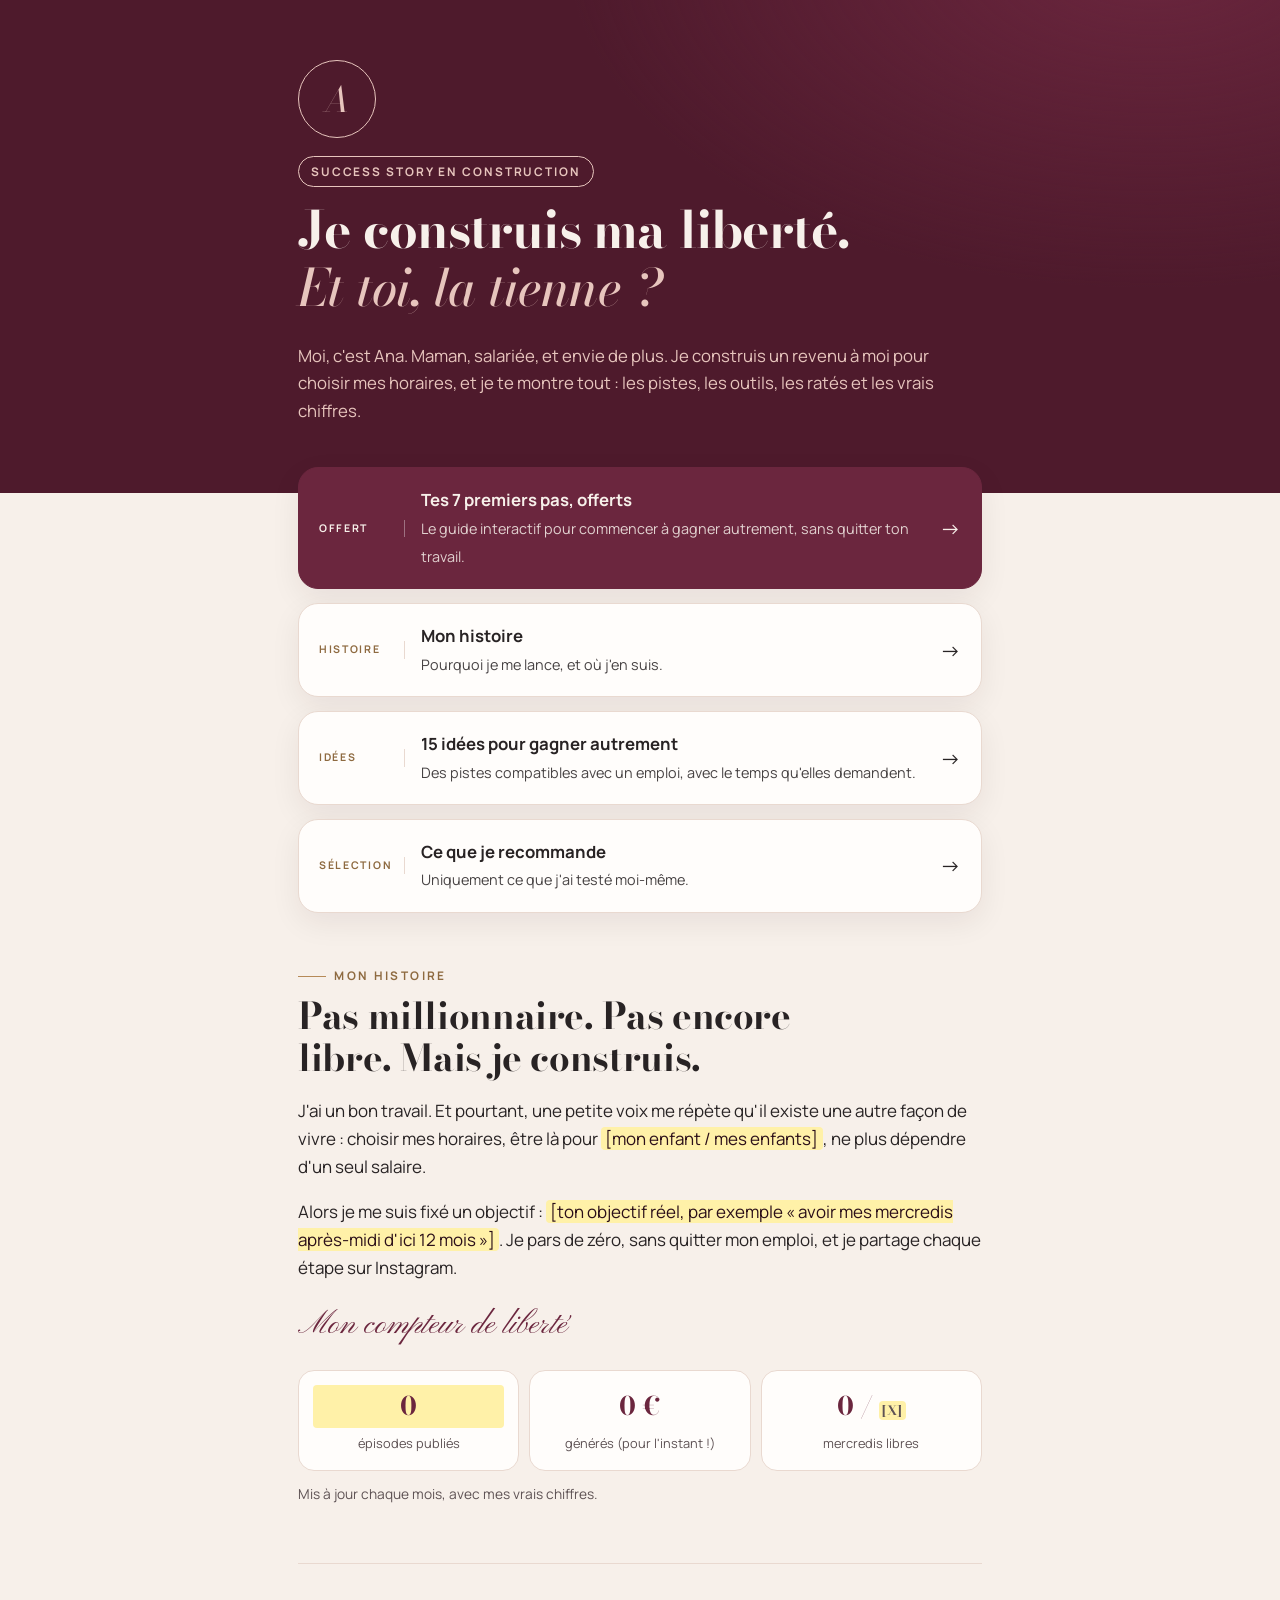
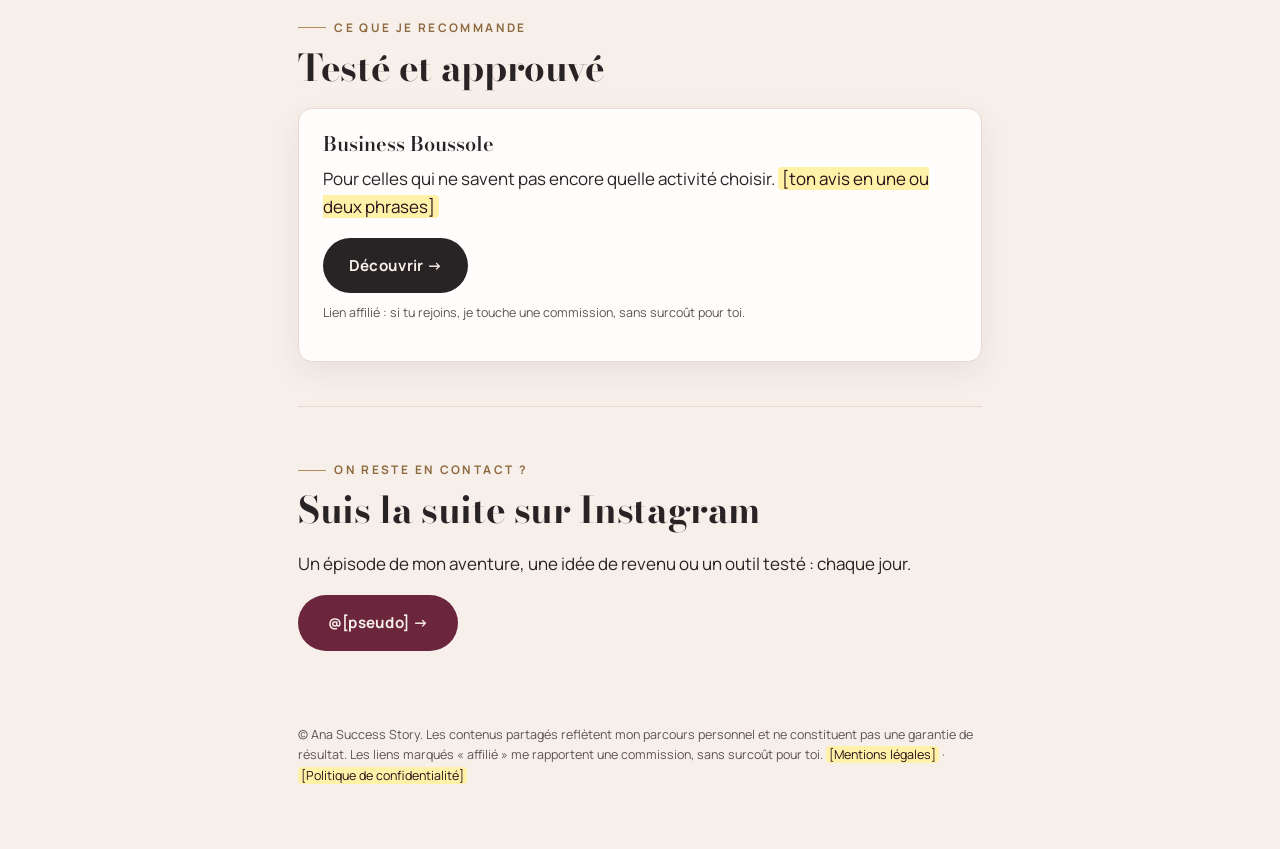
<file: site/index.html>
<!doctype html>
<html lang="fr">
<head>
<meta charset="utf-8">
<meta name="viewport" content="width=device-width, initial-scale=1">
<title>Commence ici · Ana Success Story</title>
<meta name="description" content="Ana construit sa liberté, et te montre comment construire la tienne. Commence par tes 7 premiers pas, gratuits.">
<link rel="preconnect" href="https://fonts.googleapis.com">
<link rel="preconnect" href="https://fonts.gstatic.com" crossorigin>
<link href="https://fonts.googleapis.com/css2?family=Bodoni+Moda:opsz,wght@6..96,500;6..96,700&family=Manrope:wght@400;600;700&family=Pinyon+Script&display=swap" rel="stylesheet">
<link rel="stylesheet" href="assets/ana.css">
<style>
  .hero { background: radial-gradient(900px 520px at 90% -10%, var(--hero-bg-2) 0%, transparent 65%), var(--hero-bg); color: var(--hero-fg); padding-block: 60px 52px; }
  .hero h1 { color: var(--hero-fg); font-size: clamp(2.1rem, 8vw, 3.2rem); }
  .hero h1 .accent { color: var(--hero-accent); font-style: italic; font-weight: 500; }
  .hero p { color: var(--hero-doux); font-size: 1.05rem; }
  .avatar-hero { width: 78px; height: 78px; border-radius: 50%; border: 1.5px solid var(--hero-accent); display: grid; place-items: center; font-family: var(--titre); font-style: italic; font-size: 2.2rem; color: var(--hero-accent); margin-bottom: 18px; }
  .liens { display: grid; gap: 14px; margin: -26px auto 0; position: relative; }
  .lien {
    display: flex; gap: 16px; align-items: center; text-decoration: none; color: var(--encre);
    background: var(--surface); border: 1px solid var(--ligne); border-radius: 20px; padding: 18px 20px; box-shadow: var(--ombre);
    transition: transform .15s;
  }
  .lien:hover { transform: translateY(-2px); }
  .lien .icone { flex: none; width: 86px; font-size: .66rem; font-weight: 700; letter-spacing: .16em; text-transform: uppercase; color: var(--prune); border-right: 1px solid var(--ligne); padding-right: 12px; }
  .lien.principal { background: var(--corail); color: var(--sur-accent); border-color: var(--corail); }
  .lien.principal .icone { color: var(--sur-accent); border-color: rgba(255,255,255,.35); }
  .lien b { display: block; font-size: 1.05rem; }
  .lien span.desc { font-size: .9rem; opacity: .85; }
  .lien .fleche { margin-left: auto; font-size: 1.3rem; }
  section { padding: 44px 0; }
  .chiffres { display: grid; grid-template-columns: repeat(3, 1fr); gap: 10px; margin-top: 18px; }
  .chiffres div { background: var(--surface); border: 1px solid var(--ligne); border-radius: 16px; padding: 14px; text-align: center; }
  .chiffres b { display: block; font-family: var(--titre); font-size: 1.6rem; color: var(--corail); }
  .chiffres span { font-size: .8rem; color: var(--encre-doux); }
  .manuscrit { font-family: var(--signature); font-size: 2rem; color: var(--corail); }
  footer { padding: 30px 0 50px; }
</style>
</head>
<body>

<header class="hero">
  <div class="conteneur">
    <div class="avatar-hero">A</div>
    <span class="pastille" >Success story en construction</span>
    <h1 style="margin-top:14px">Je construis ma liberté.<br><span class="accent">Et toi, la tienne ?</span></h1>
    <p>Moi, c'est Ana. Maman, salariée, et envie de plus. Je construis un revenu à moi pour choisir mes horaires, et je te montre tout : les pistes, les outils, les ratés et les vrais chiffres.</p>
  </div>
</header>

<main class="conteneur">
  <nav class="liens" aria-label="Par où commencer">
    <a class="lien principal" href="guide/index.html">
      <span class="icone">Offert</span>
      <span><b>Tes 7 premiers pas, offerts</b><span class="desc">Le guide interactif pour commencer à gagner autrement, sans quitter ton travail.</span></span>
      <span class="fleche">→</span>
    </a>
    <a class="lien" href="#histoire">
      <span class="icone">Histoire</span>
      <span><b>Mon histoire</b><span class="desc">Pourquoi je me lance, et où j'en suis.</span></span>
      <span class="fleche">→</span>
    </a>
    <a class="lien" href="guide/index.html#pas3">
      <span class="icone">Idées</span>
      <span><b>15 idées pour gagner autrement</b><span class="desc">Des pistes compatibles avec un emploi, avec le temps qu'elles demandent.</span></span>
      <span class="fleche">→</span>
    </a>
    <a class="lien" href="#recommandations">
      <span class="icone">Sélection</span>
      <span><b>Ce que je recommande</b><span class="desc">Uniquement ce que j'ai testé moi-même.</span></span>
      <span class="fleche">→</span>
    </a>
  </nav>

  <section id="histoire">
    <span class="surtitre">Mon histoire</span>
    <h2>Pas millionnaire. Pas encore libre. Mais je construis.</h2>
    <p>J'ai un bon travail. Et pourtant, une petite voix me répète qu'il existe une autre façon de vivre : choisir mes horaires, être là pour <span class="a-completer">[mon enfant / mes enfants]</span>, ne plus dépendre d'un seul salaire.</p>
    <p>Alors je me suis fixé un objectif : <span class="a-completer">[ton objectif réel, par exemple « avoir mes mercredis après-midi d'ici 12 mois »]</span>. Je pars de zéro, sans quitter mon emploi, et je partage chaque étape sur Instagram.</p>
    <span class="manuscrit">Mon compteur de liberté</span>
    <div class="chiffres">
      <div><b class="a-completer" style="color:var(--corail)">0</b><span>épisodes publiés</span></div>
      <div><b>0 €</b><span>générés (pour l'instant !)</span></div>
      <div><b>0 / <span class="a-completer">[X]</span></b><span>mercredis libres</span></div>
    </div>
    <p class="petit" style="margin-top:12px">Mis à jour chaque mois, avec mes vrais chiffres.</p>
  </section>

  <section id="recommandations" style="border-top:1px solid var(--ligne)">
    <span class="surtitre">Ce que je recommande</span>
    <h2>Testé et approuvé</h2>
    <div class="carte">
      <h3>Business Boussole</h3>
      <p>Pour celles qui ne savent pas encore quelle activité choisir. <span class="a-completer">[ton avis en une ou deux phrases]</span></p>
      <a class="bouton" href="#" >Découvrir →</a>
      <p class="note-legale" style="margin-top:10px">Lien affilié : si tu rejoins, je touche une commission, sans surcoût pour toi.</p>
    </div>
  </section>

  <section style="border-top:1px solid var(--ligne)">
    <span class="surtitre">On reste en contact ?</span>
    <h2>Suis la suite sur Instagram</h2>
    <p>Un épisode de mon aventure, une idée de revenu ou un outil testé : chaque jour.</p>
    <a class="bouton corail" href="#"><span class="a-completer" style="background:none;color:inherit">@[pseudo] →</span></a>
  </section>
</main>

<footer class="conteneur">
  <p class="note-legale">© Ana Success Story. Les contenus partagés reflètent mon parcours personnel et ne constituent pas une garantie de résultat. Les liens marqués « affilié » me rapportent une commission, sans surcoût pour toi.
  <span class="a-completer">[Mentions légales]</span> · <span class="a-completer">[Politique de confidentialité]</span></p>
</footer>

</body>
</html>
</file>
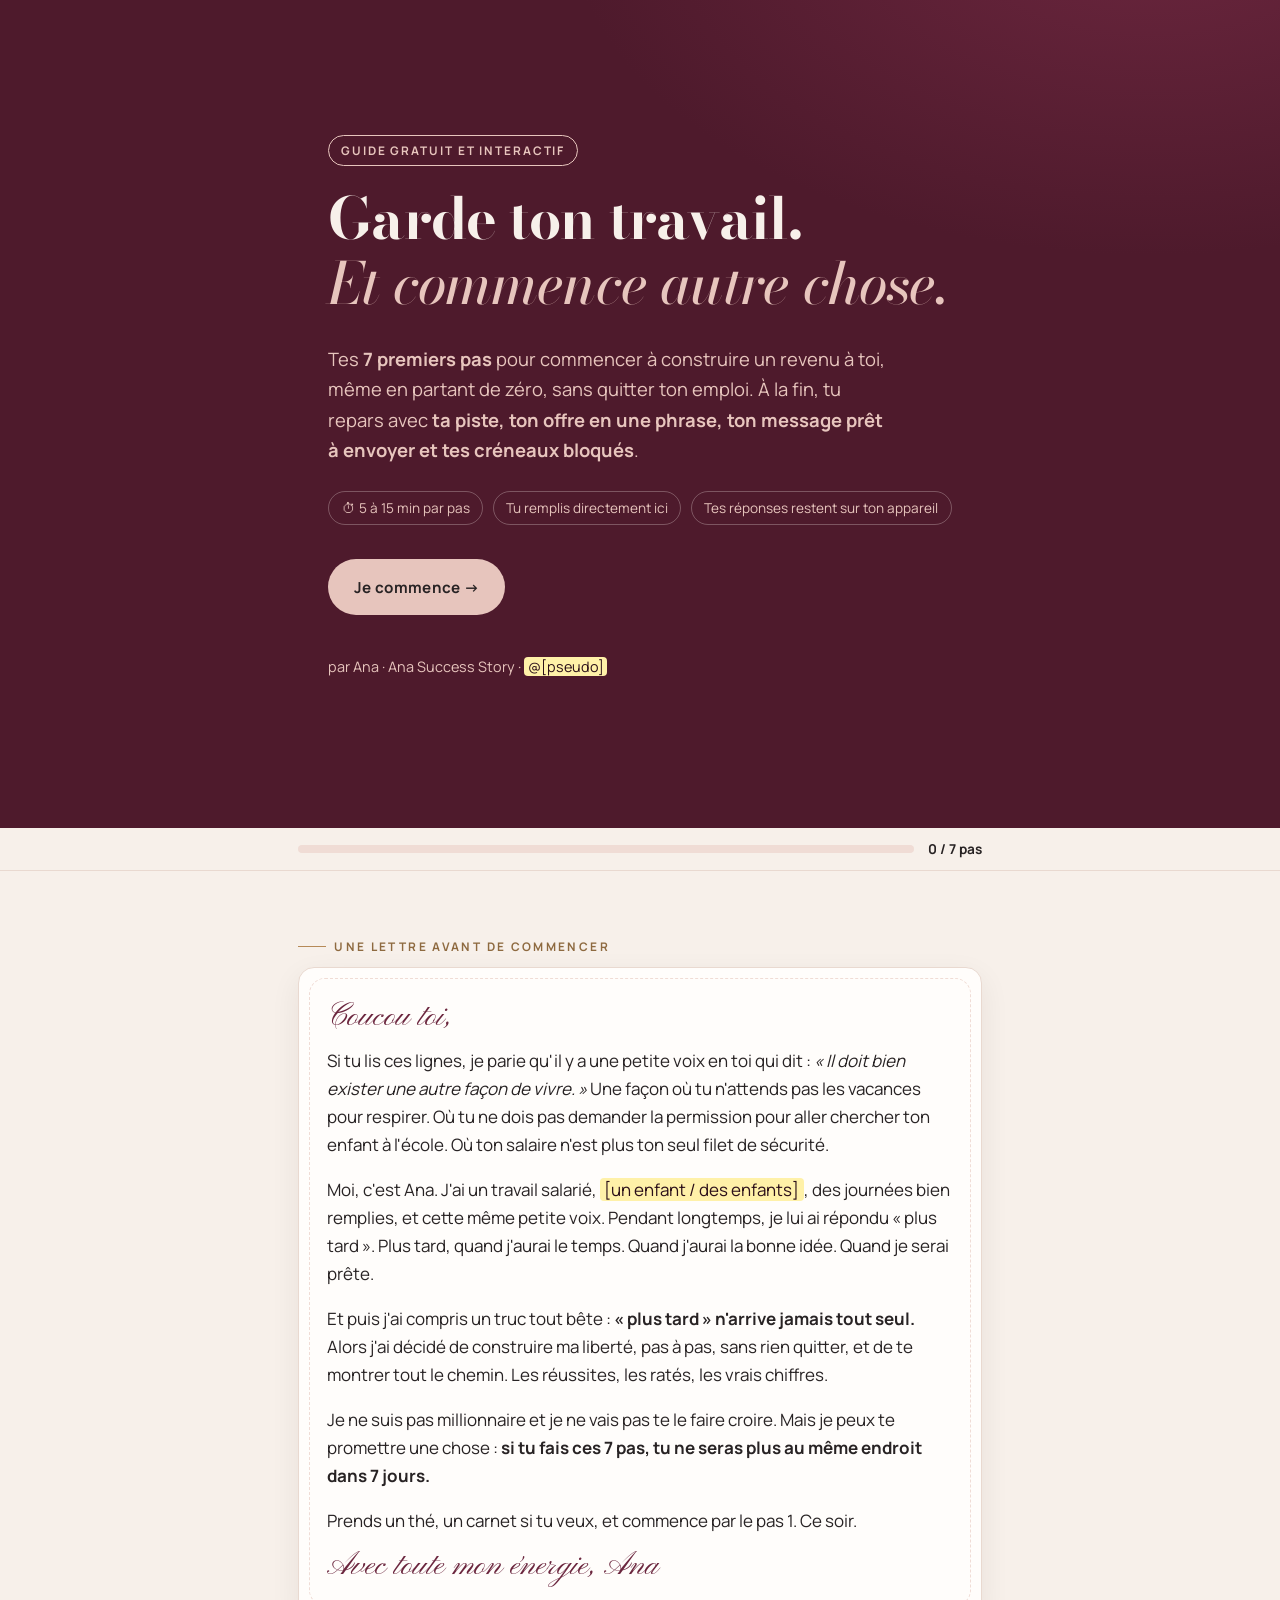
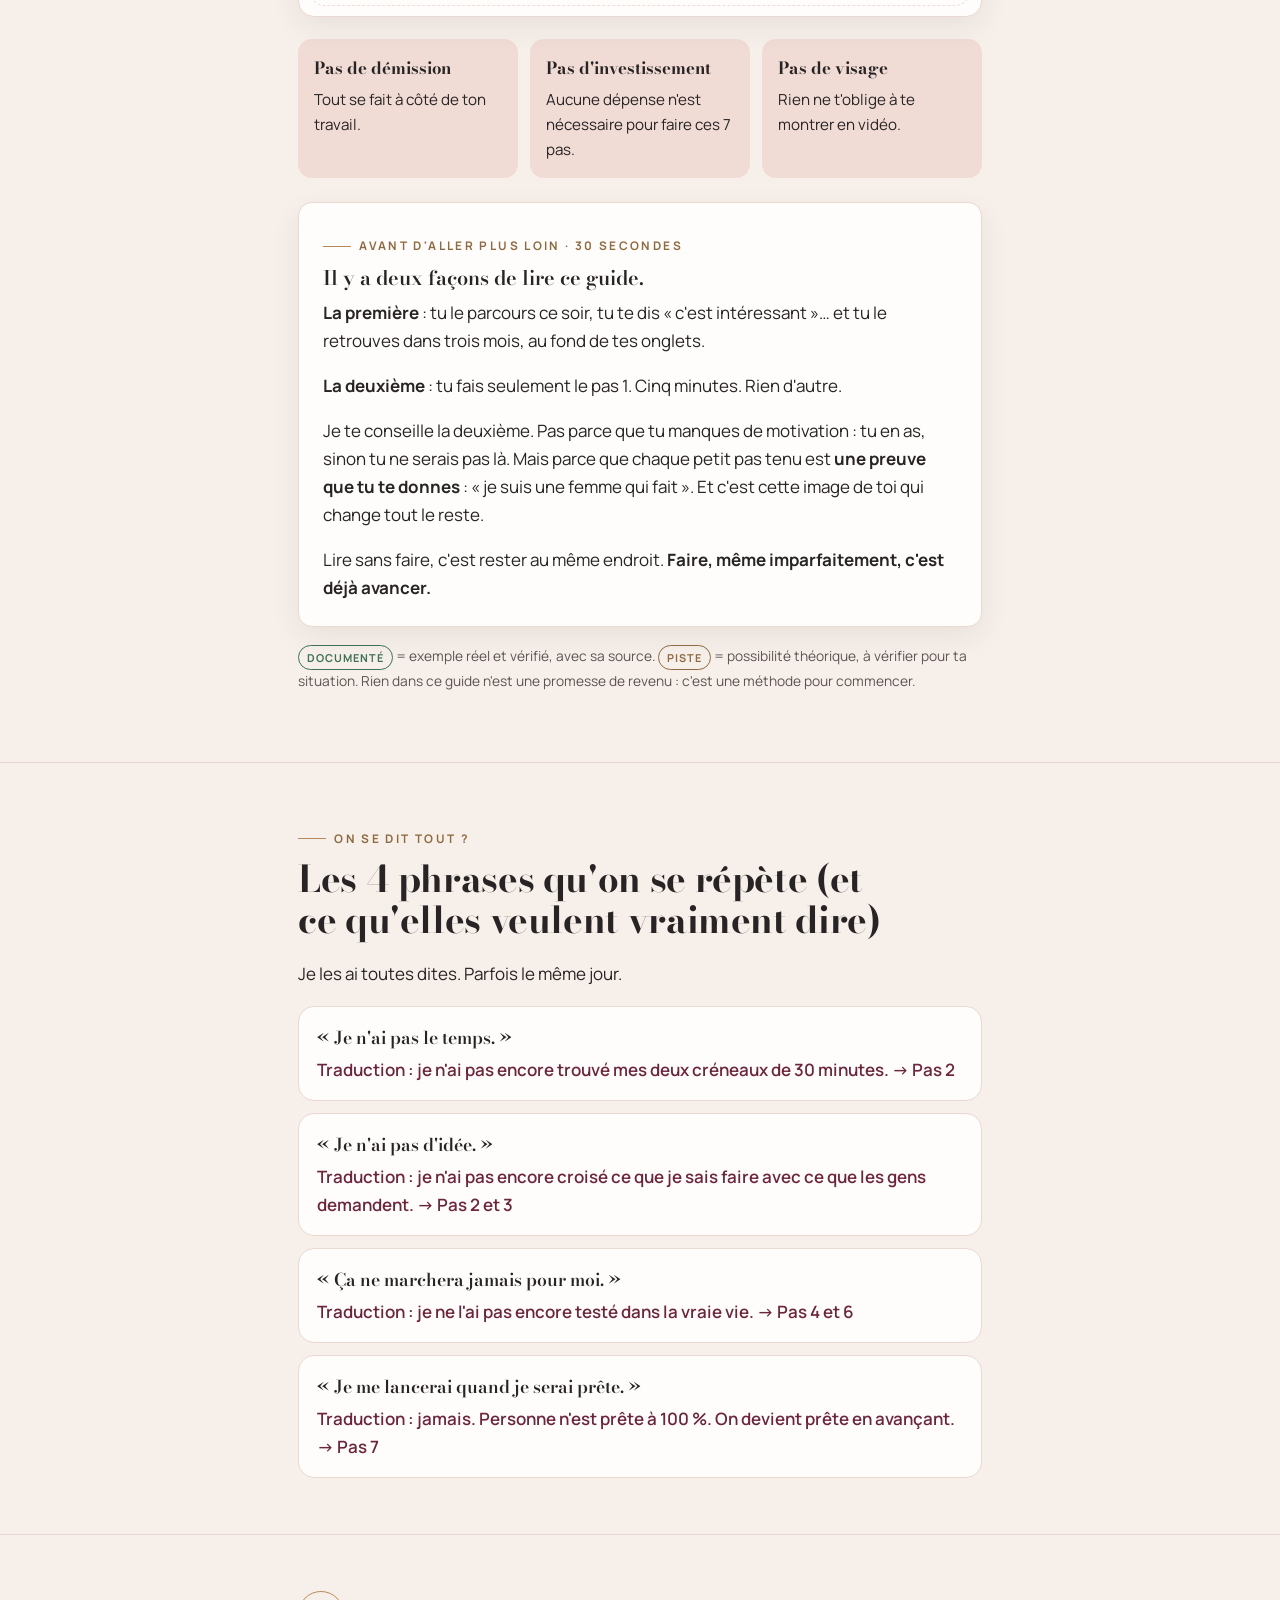
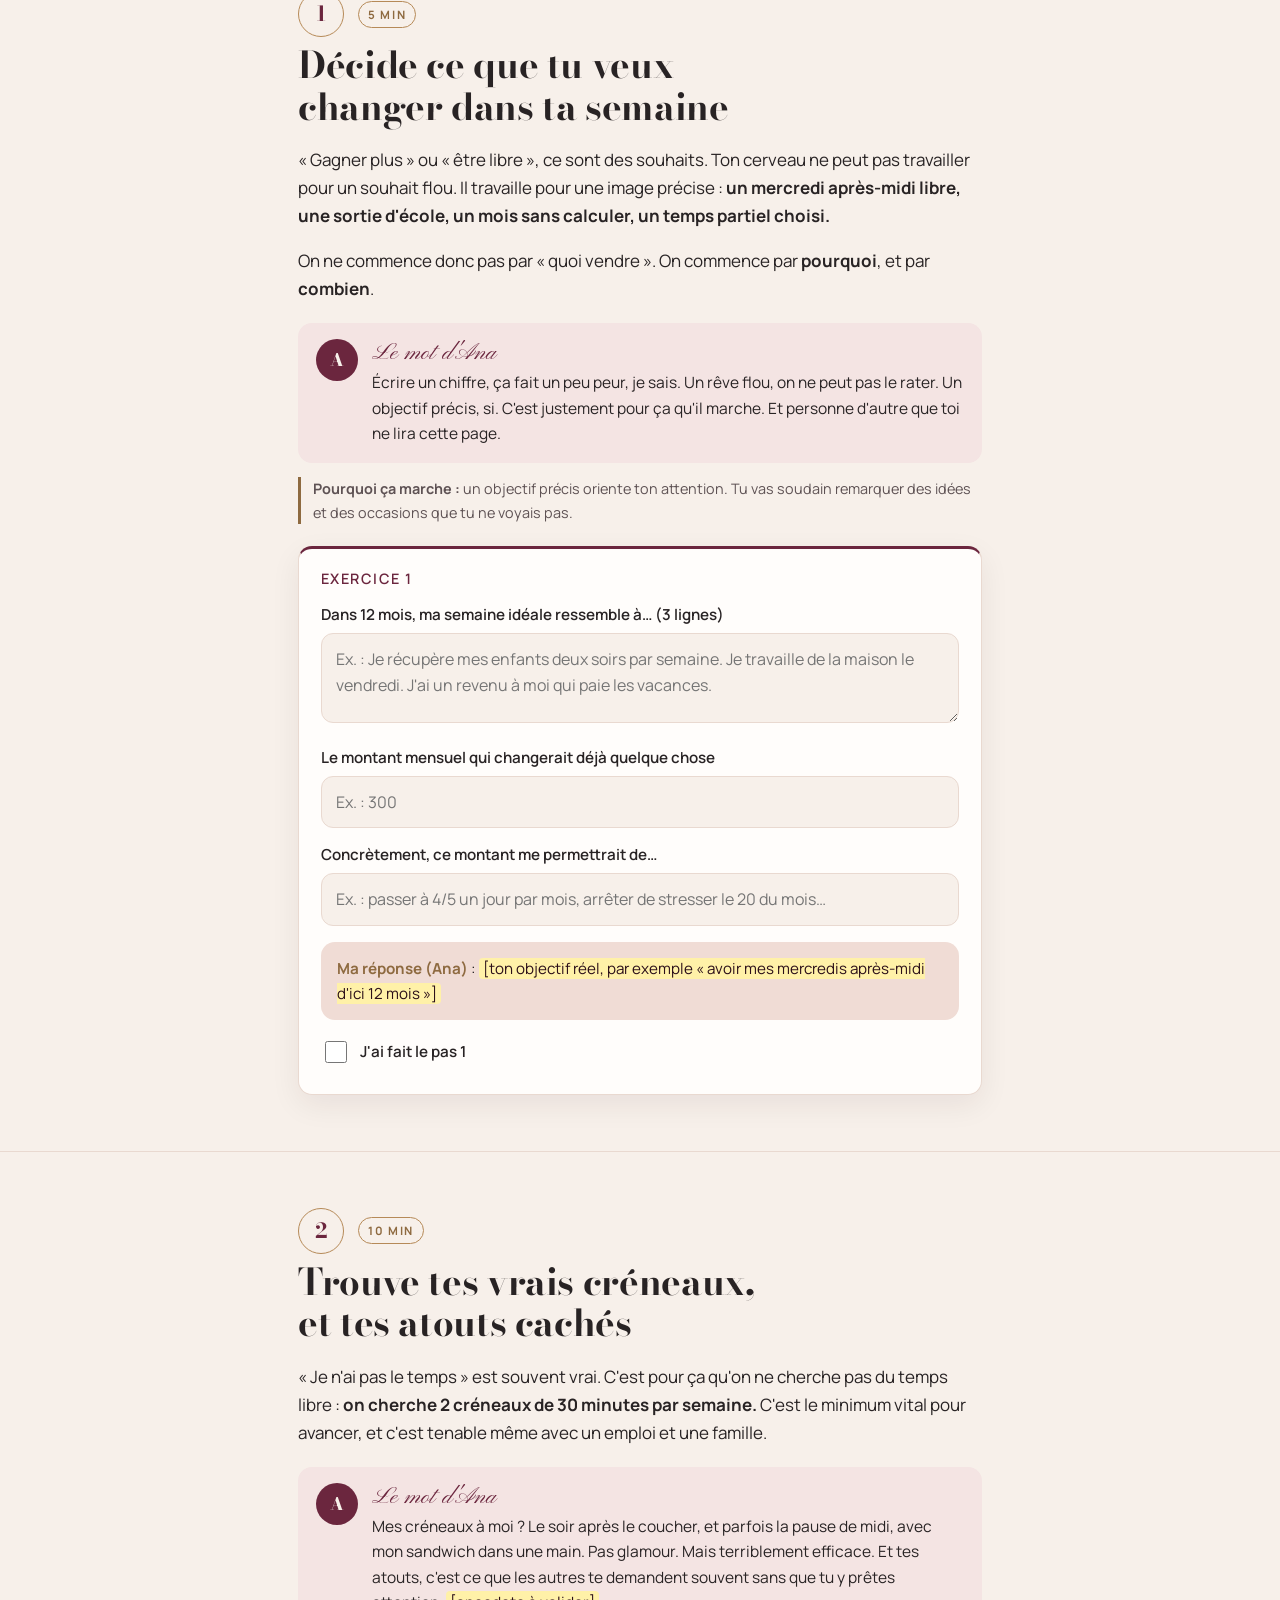
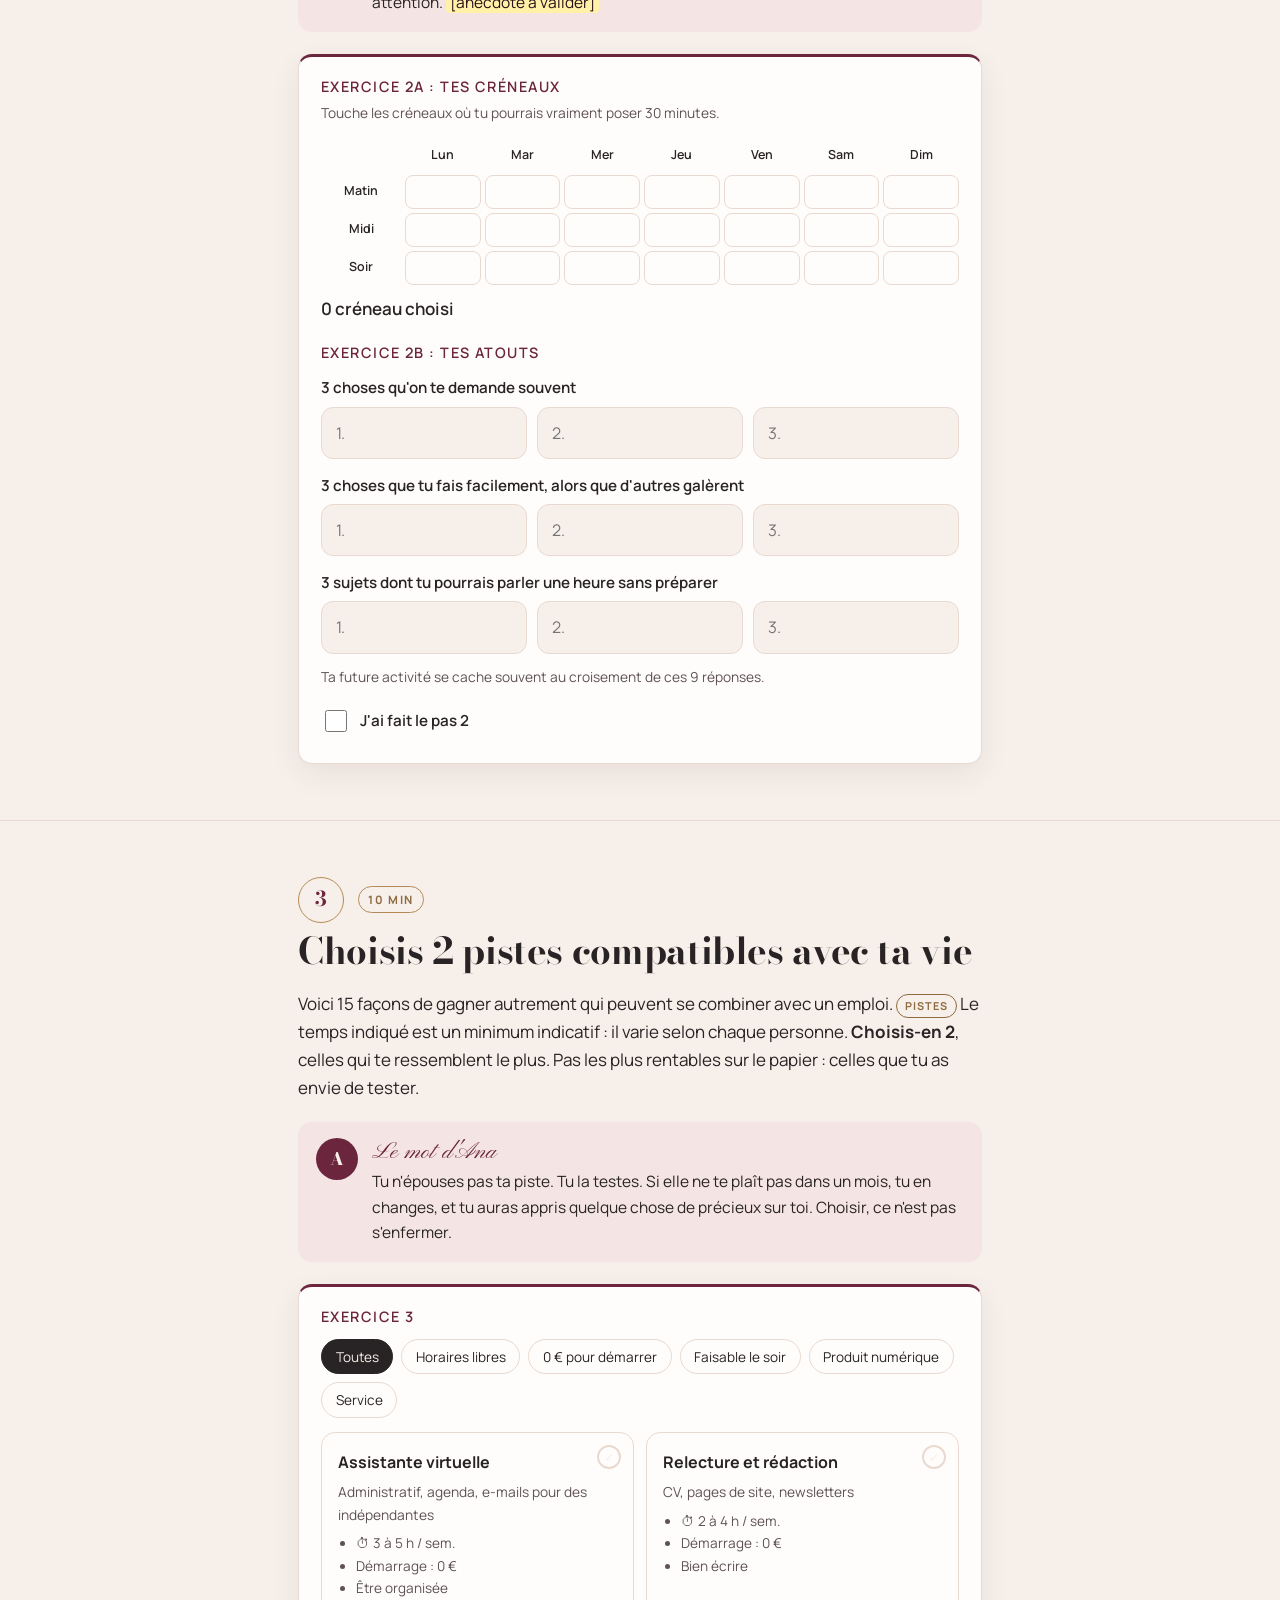
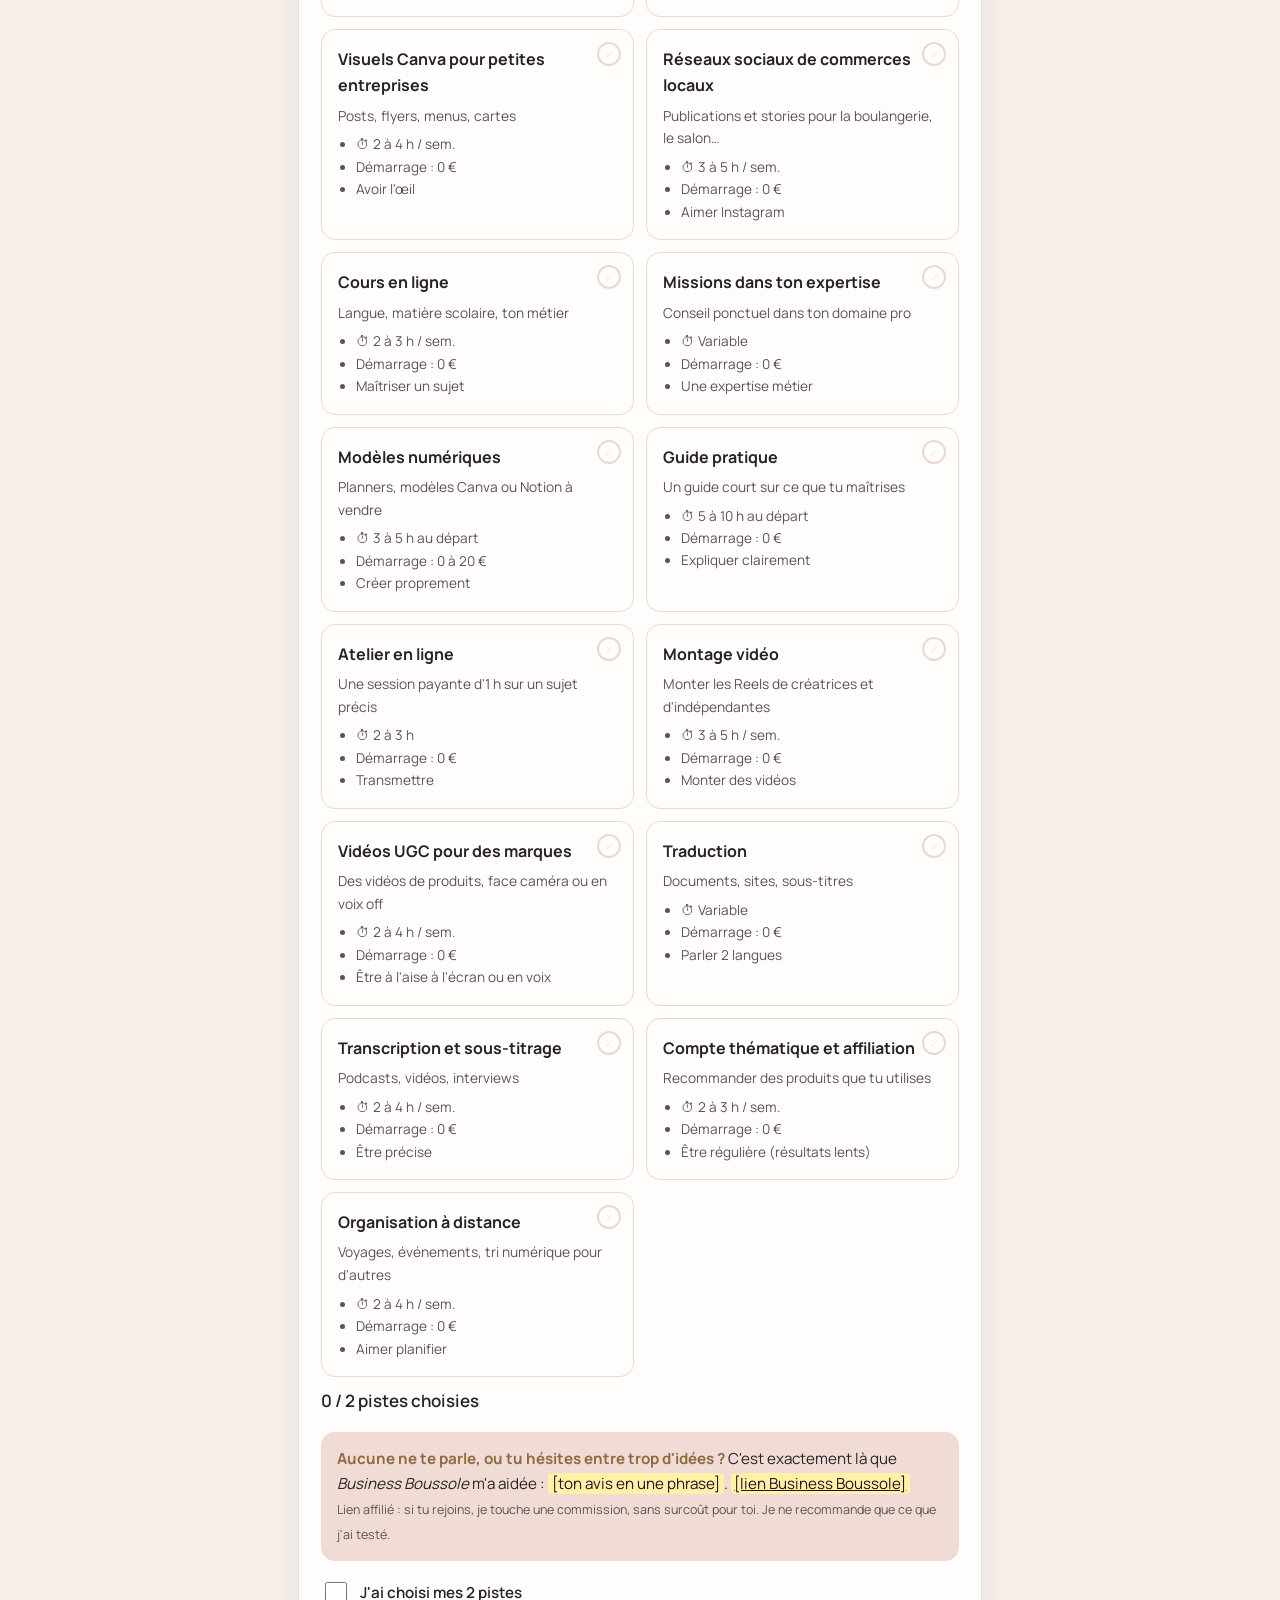
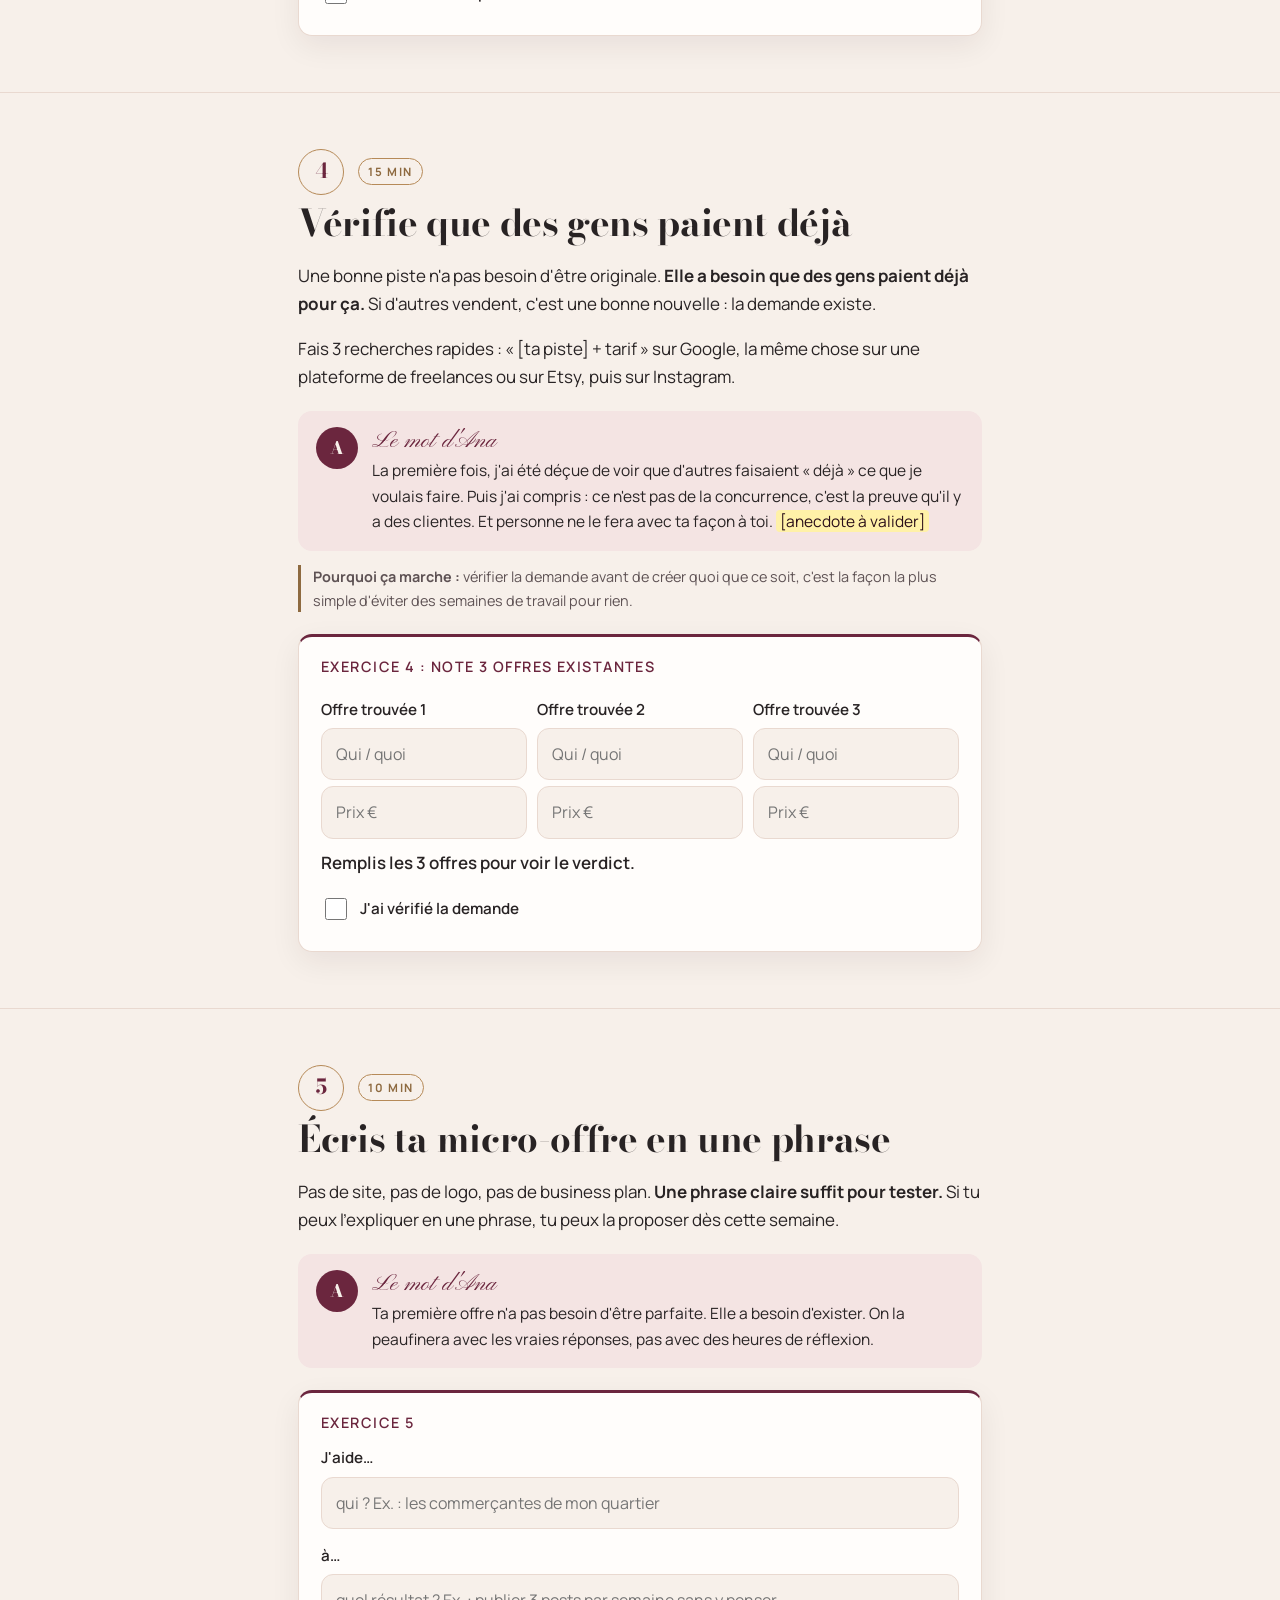
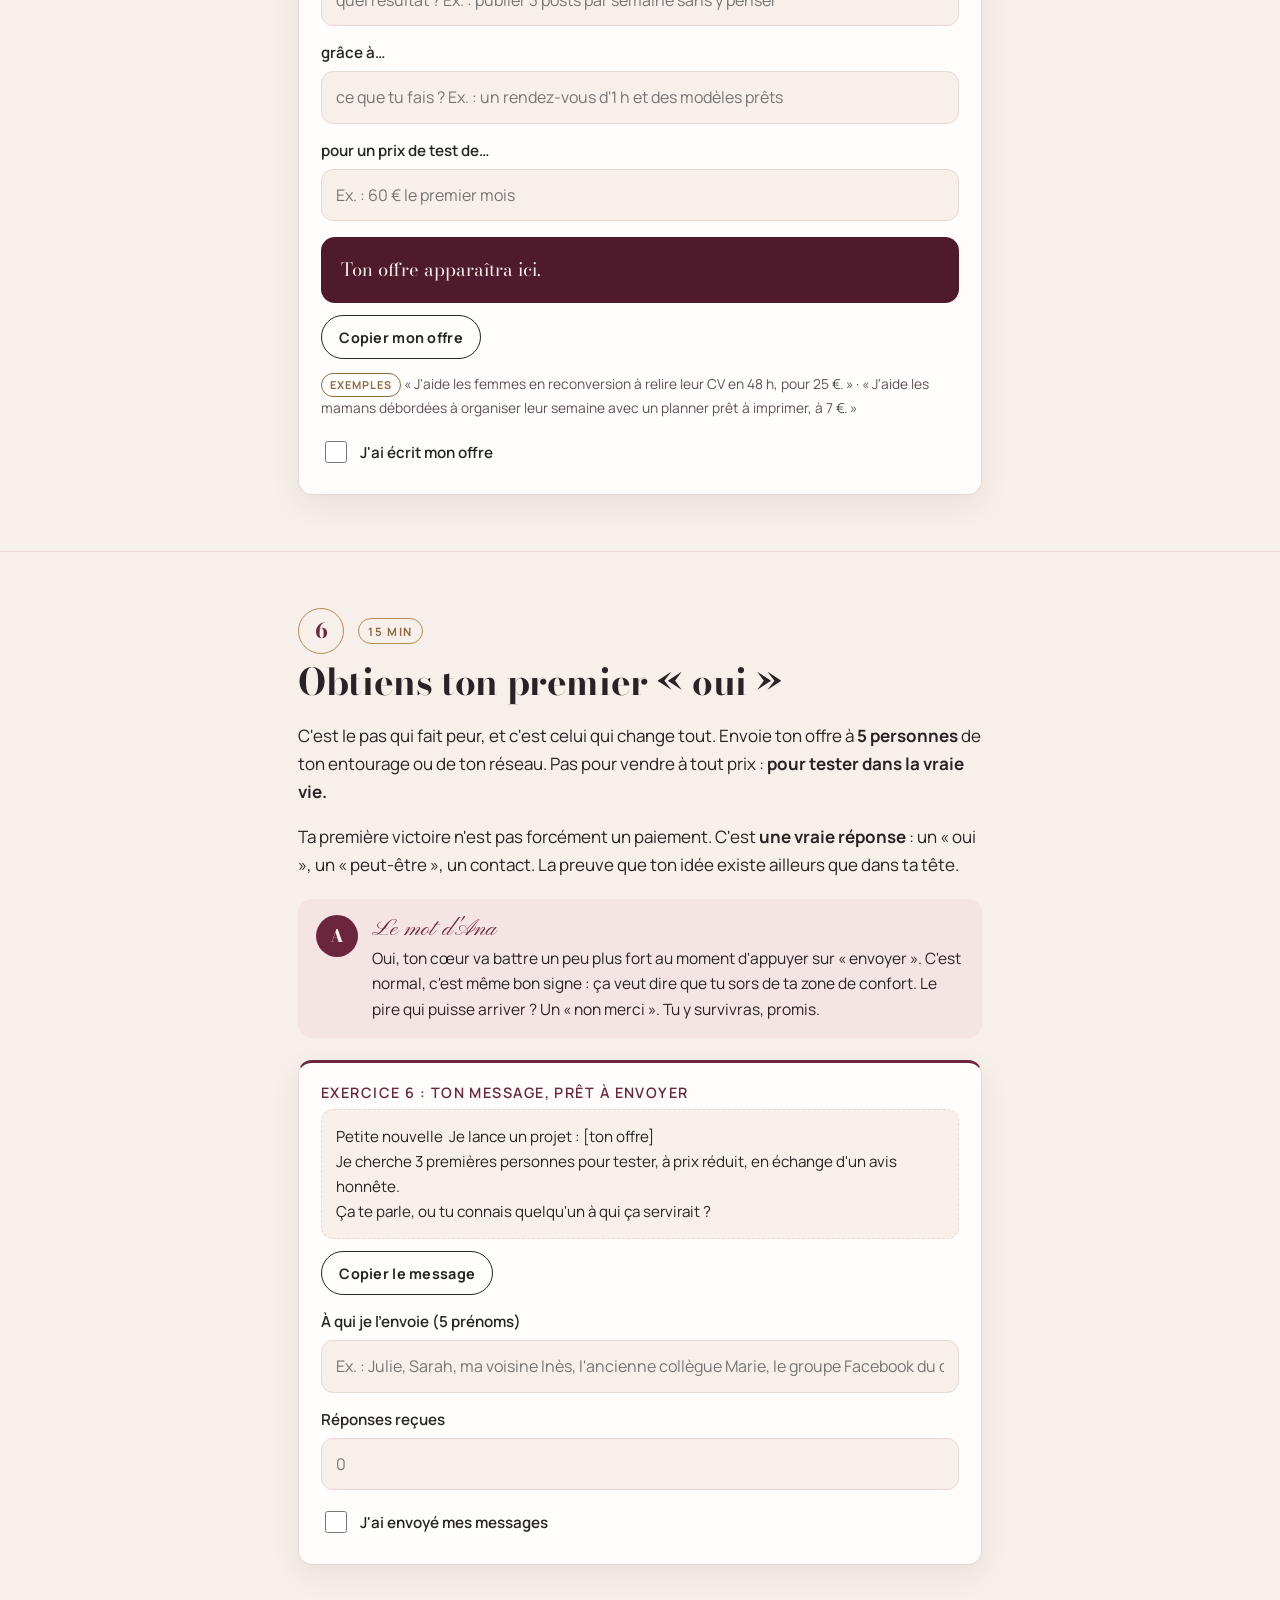
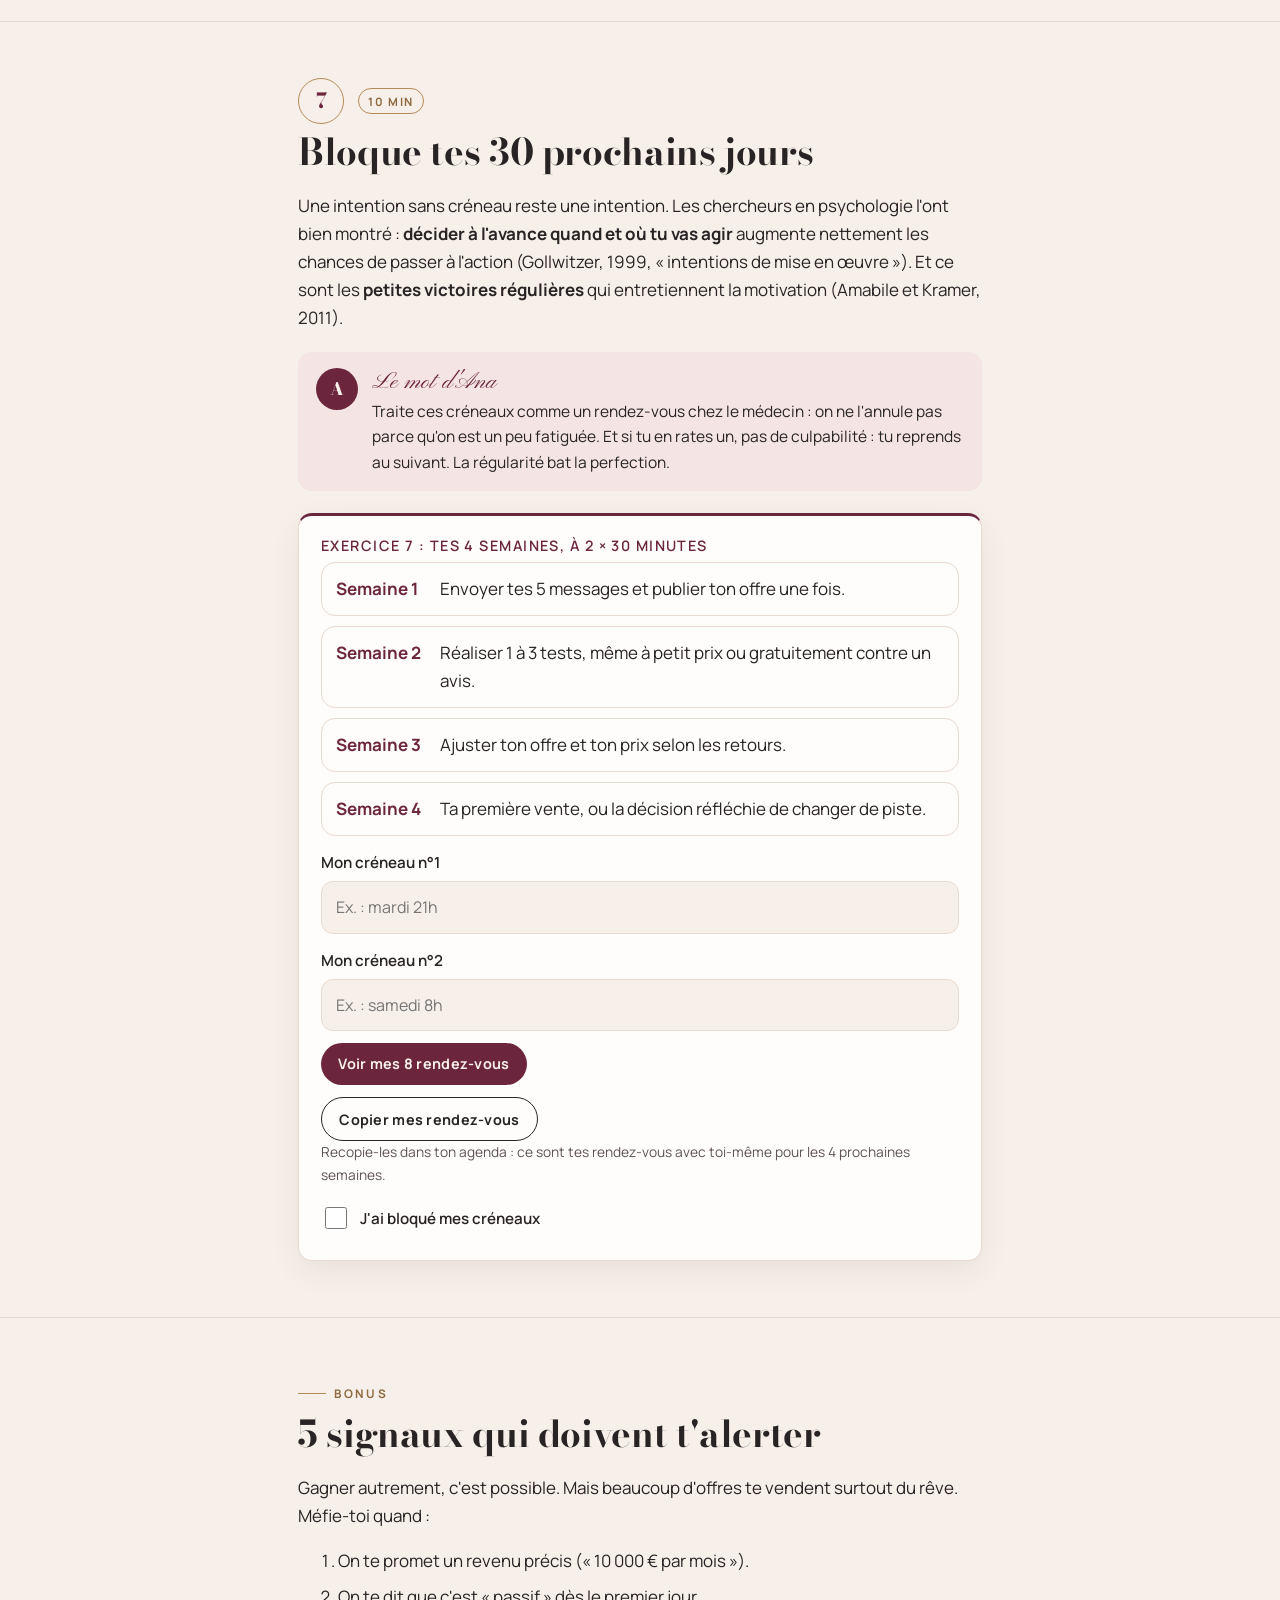
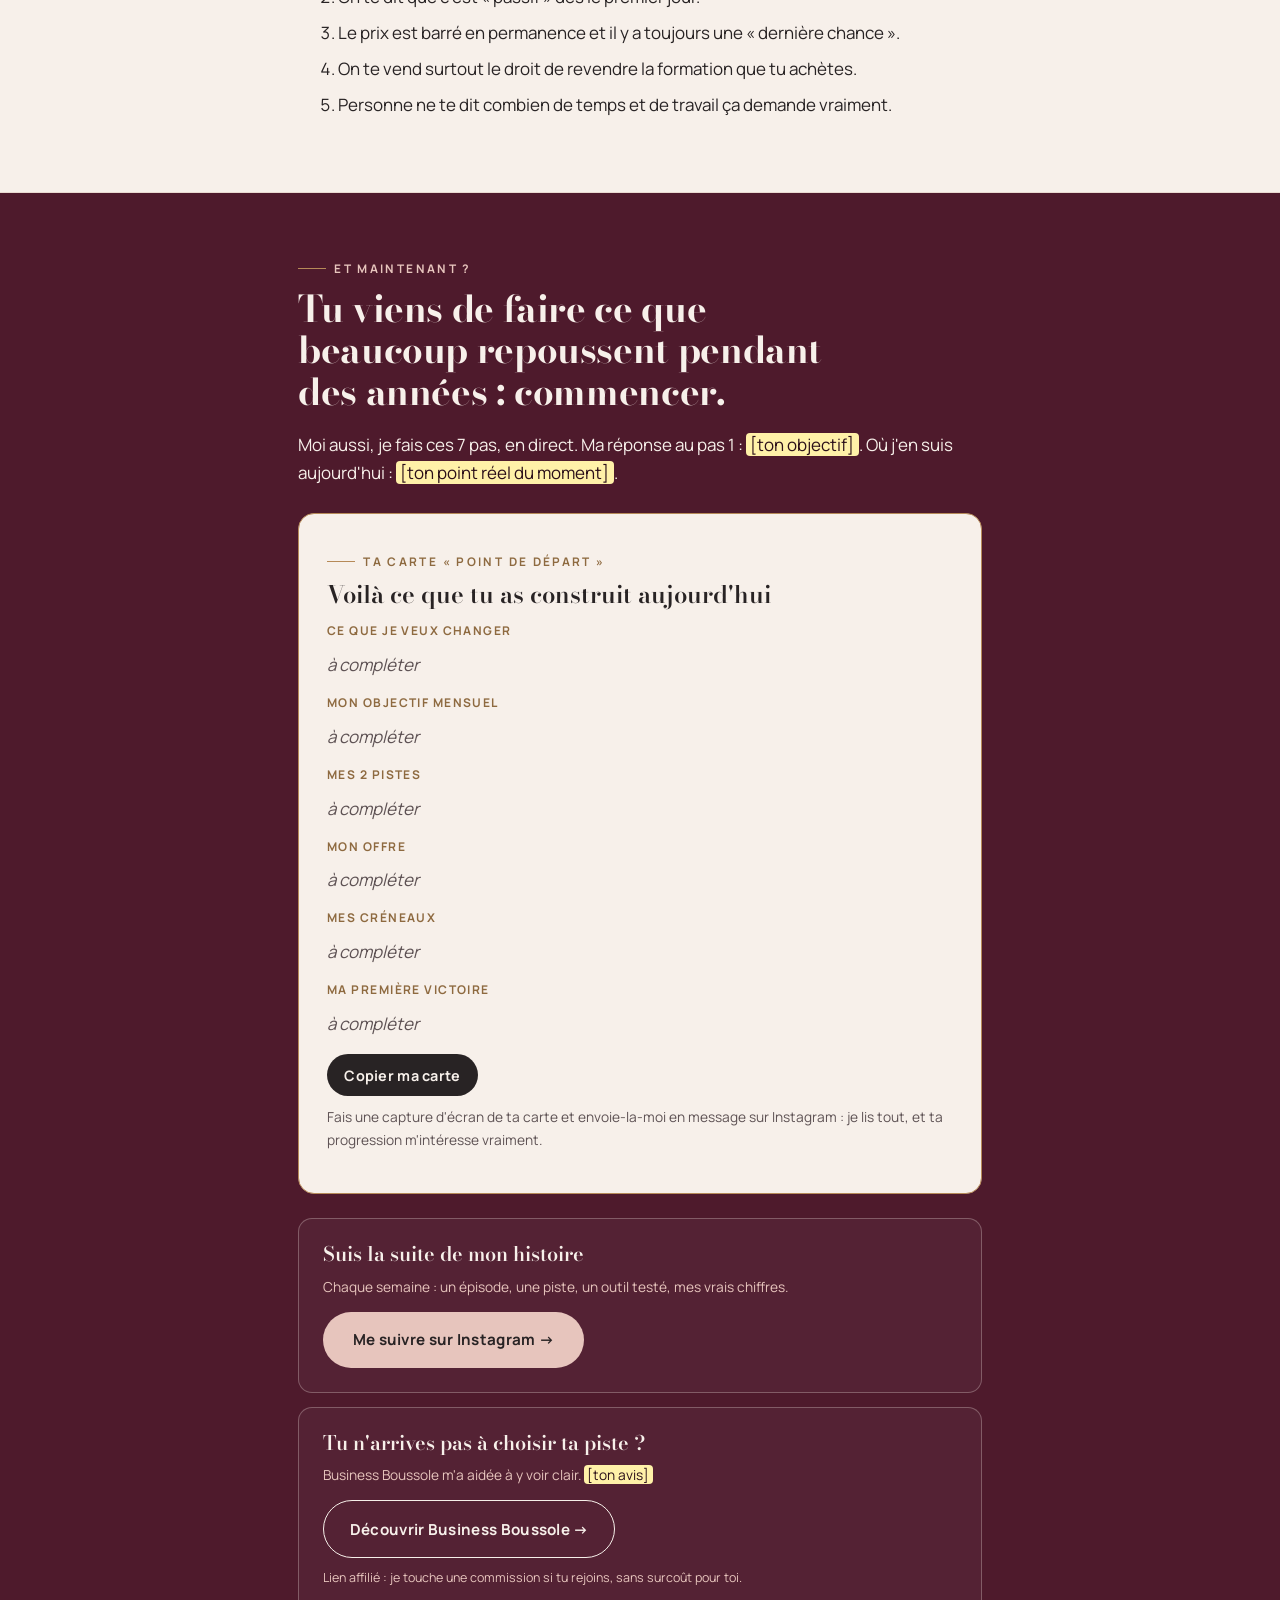
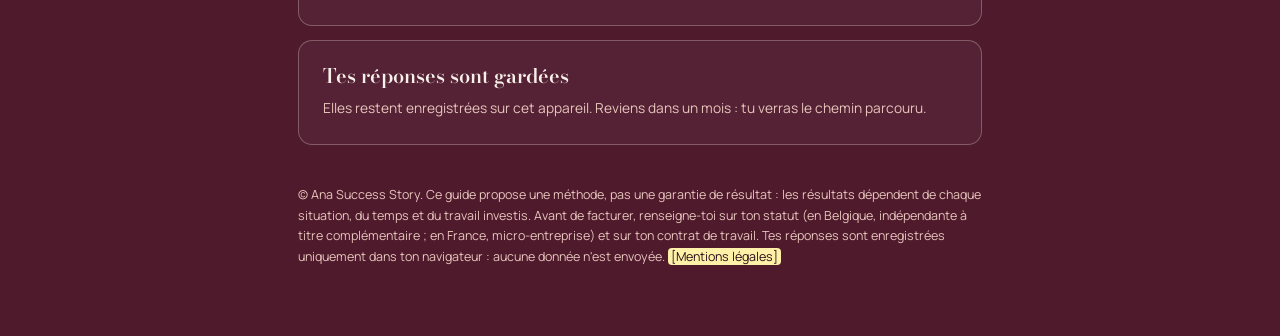
<file: site/guide/index.html>
<!doctype html>
<html lang="fr">
<head>
<meta charset="utf-8">
<meta name="viewport" content="width=device-width, initial-scale=1">
<title>Tes 7 premiers pas pour gagner autrement · Ana Success Story</title>
<meta name="description" content="Le guide interactif gratuit d'Ana : 7 premiers pas pour commencer à construire un revenu complémentaire, même en partant de zéro, sans quitter ton travail.">
<link rel="preconnect" href="https://fonts.googleapis.com">
<link rel="preconnect" href="https://fonts.gstatic.com" crossorigin>
<link href="https://fonts.googleapis.com/css2?family=Bodoni+Moda:opsz,wght@6..96,500;6..96,700&family=Manrope:wght@400;600;700&family=Pinyon+Script&display=swap" rel="stylesheet">
<link rel="stylesheet" href="../assets/ana.css">
<style>
  /* Couverture */
  .couverture {
    min-height: 92vh; display: flex; align-items: center;
    background: radial-gradient(900px 520px at 90% -10%, var(--hero-bg-2) 0%, transparent 65%), var(--hero-bg);
    color: var(--hero-fg); padding-block: 72px;
  }
  .couverture h1 { color: var(--hero-fg); }
  .couverture h1 .accent { color: var(--hero-accent); font-style: italic; font-weight: 500; }
  .couverture .sous { font-size: 1.15rem; max-width: 560px; color: var(--hero-doux); }
  .couverture .infos { display: flex; gap: 10px; flex-wrap: wrap; margin: 26px 0 34px; }
  .couverture .infos span { border: 1px solid var(--hero-ligne); color: var(--hero-doux); border-radius: 999px; padding: .35em .9em; font-size: .85rem; }
  .signature { margin-top: 40px; font-size: .9rem; color: var(--hero-doux); }

  /* Barre de progression */
  .progression {
    position: sticky; top: env(safe-area-inset-top, 0px); z-index: 10; background: var(--creme);
    backdrop-filter: blur(6px); border-bottom: 1px solid var(--ligne);
  }
  .progression .conteneur { display: flex; align-items: center; gap: 14px; padding-top: 10px; padding-bottom: 10px; }
  .barre { flex: 1; height: 8px; background: var(--sable); border-radius: 99px; overflow: hidden; }
  .barre i { display: block; height: 100%; width: 0; background: var(--corail); transition: width .4s ease; }
  .progression strong { font-size: .85rem; white-space: nowrap; }

  section { padding: 56px 0; }
  section + section { border-top: 1px solid var(--ligne); }

  .numero {
    display: inline-grid; place-items: center; width: 46px; height: 46px; border-radius: 50%;
    background: transparent; color: var(--corail); border: 1.5px solid var(--champagne); font-family: var(--titre); font-weight: 700; font-size: 1.3rem;
    margin-right: 10px; vertical-align: middle;
  }
  .etape-tete { display: flex; align-items: center; gap: 4px; margin-bottom: 8px; }
  .duree { font-size: .72rem; font-weight: 700; letter-spacing: .14em; text-transform: uppercase; color: var(--prune); border: 1px solid var(--champagne); padding: .25em .8em; border-radius: 99px; }

  .exercice {
    background: var(--surface); border: 1px solid var(--ligne); border-top: 3px solid var(--corail);
    border-radius: var(--rayon); padding: 22px; margin-top: 22px; box-shadow: var(--ombre);
  }
  .exercice h3 { display: flex; align-items: center; gap: 8px; color: var(--corail); font-family: var(--texte); font-size: .9rem; letter-spacing: .1em; text-transform: uppercase; }
  label { display: block; font-weight: 600; font-size: .95rem; margin: 14px 0 6px; }
  input[type=text], input[type=number], textarea, select {
    width: 100%; font: inherit; font-size: 1rem; padding: 12px 14px; border-radius: 12px;
    border: 1.5px solid var(--ligne); background: var(--creme); color: var(--encre);
  }
  input:focus, textarea:focus, select:focus { outline: none; border-color: var(--corail); background: var(--surface); }
  textarea { min-height: 90px; resize: vertical; }
  .grille-3 { display: grid; grid-template-columns: repeat(3, 1fr); gap: 10px; }
  @media (max-width: 600px) { .grille-3 { grid-template-columns: 1fr; } }

  .valider { display: flex; align-items: center; gap: 10px; margin-top: 18px; font-weight: 600; cursor: pointer; }
  .valider input { width: 22px; height: 22px; accent-color: var(--vert); }

  .exemple-ana { margin-top: 16px; background: var(--sable); border-radius: 14px; padding: 14px 16px; font-size: .95rem; }
  .exemple-ana b { color: var(--prune); }

  /* Créneaux */
  .creneaux { display: grid; grid-template-columns: 80px repeat(7, 1fr); gap: 4px; font-size: .78rem; text-align: center; }
  .creneaux span { padding: 6px 0; font-weight: 600; }
  .creneaux button {
    border: 1px solid var(--ligne); background: var(--surface); border-radius: 8px; height: 34px; cursor: pointer;
  }
  .creneaux button.on { background: var(--corail); border-color: var(--corail); }
  .compteur-creneaux { margin-top: 10px; font-weight: 600; }

  /* Pistes */
  .filtres { display: flex; flex-wrap: wrap; gap: 8px; margin: 14px 0; }
  .filtres button { border: 1.5px solid var(--ligne); background: var(--surface); color: var(--encre); border-radius: 99px; padding: .4em 1em; font: inherit; font-size: .85rem; cursor: pointer; }
  .filtres button.on { background: var(--encre); color: var(--creme); border-color: var(--encre); }
  .pistes { display: grid; grid-template-columns: repeat(2, 1fr); gap: 12px; }
  @media (max-width: 600px) { .pistes { grid-template-columns: 1fr; } }
  .piste {
    position: relative; background: var(--surface); border: 1.5px solid var(--ligne); border-radius: 14px; padding: 16px;
    cursor: pointer; transition: border-color .15s, transform .15s;
  }
  .piste:hover { transform: translateY(-2px); }
  .piste.choisie { border-color: var(--corail); box-shadow: 0 0 0 3px var(--corail-doux); }
  .piste h4 { margin: 0 0 6px; font-size: 1rem; }
  .piste ul { margin: 0; padding-left: 18px; font-size: .85rem; color: var(--encre-doux); }
  .piste .coche { position: absolute; top: 12px; right: 12px; width: 24px; height: 24px; border-radius: 50%; border: 2px solid var(--ligne); display: grid; place-items: center; font-size: .8rem; color: var(--sur-accent); }
  .piste.choisie .coche { background: var(--corail); border-color: var(--corail); }
  .piste.cachee { display: none; }
  .infos-piste { display: grid; grid-template-columns: auto 1fr; gap: 2px 10px; margin: 0; font-size: .82rem; }
  .infos-piste dt { color: var(--prune); font-weight: 700; text-transform: uppercase; letter-spacing: .08em; font-size: .68rem; padding-top: 2px; }
  .infos-piste dd { margin: 0; color: var(--encre-doux); }

  .apercu-offre {
    margin-top: 16px; padding: 20px; border-radius: 14px; background: var(--hero-bg); color: var(--hero-fg);
    font-family: var(--titre); font-size: 1.15rem; line-height: 1.4;
  }
  .message-modele { white-space: pre-wrap; background: var(--creme); border: 1.5px dashed var(--ligne); border-radius: 12px; padding: 14px; font-size: .95rem; }
  .actions { display: flex; flex-wrap: wrap; gap: 10px; margin-top: 12px; }
  .actions .bouton { padding: .8em 1.2em; font-size: .9rem; }

  .semaines { display: grid; gap: 10px; }
  .semaine { display: flex; gap: 12px; align-items: flex-start; background: var(--surface); border: 1px solid var(--ligne); border-radius: 14px; padding: 12px 14px; }
  .semaine b { min-width: 92px; color: var(--corail); }

  .victoire {
    display: none; margin-top: 18px; padding: 16px 18px; border-radius: 14px;
    background: var(--vert-doux); color: var(--vert); font-weight: 600;
  }
  .victoire.visible { display: block; }

  .fin { background: var(--hero-bg); color: var(--hero-fg); }
  .fin h2 { color: var(--hero-fg); }
  .fin .carte { background: rgba(255,255,255,.04); border-color: var(--hero-ligne); color: var(--hero-fg); box-shadow: none; }
  .fin .petit, .fin .note-legale { color: var(--hero-doux); }
  .choix { display: grid; gap: 14px; margin-top: 24px; }

  .arnaques li { margin-bottom: 8px; }

  /* Côté humain */
  .lettre {
    background: var(--surface); border-radius: 16px; padding: 30px 28px; box-shadow: var(--ombre);
    border: 1px solid var(--ligne); position: relative;
  }
  .lettre::before {
    content: ""; position: absolute; inset: 10px; border: 1.5px dashed var(--sable); border-radius: 16px; pointer-events: none;
  }
  .manuscrit { font-family: var(--signature); font-size: 2rem; line-height: 1.2; color: var(--corail); }
  .mot-ana {
    display: flex; gap: 14px; align-items: flex-start; margin: 20px 0 4px;
    background: var(--corail-doux); border-radius: 14px; padding: 16px 18px;
  }
  .mot-ana .avatar {
    flex: none; width: 42px; height: 42px; border-radius: 50%; background: var(--corail); color: var(--sur-accent);
    display: grid; place-items: center; font-family: var(--titre); font-weight: 800;
  }
  .mot-ana p { margin: 0; font-size: .97rem; }
  .mot-ana .manuscrit { font-size: 1.5rem; display: block; margin-bottom: 2px; }
  .pourquoi { font-size: .9rem; color: var(--encre-doux); border-left: 3px solid var(--prune); padding-left: 12px; margin: 14px 0 0; }

  .excuses { display: grid; gap: 12px; margin-top: 18px; }
  .excuse { background: var(--surface); border: 1px solid var(--ligne); border-radius: 16px; padding: 16px 18px; }
  .excuse .dit { font-family: var(--titre); font-weight: 600; font-size: 1.1rem; }
  .excuse .vrai { color: var(--corail); font-weight: 600; margin-top: 4px; }

  .promesses { display: grid; grid-template-columns: repeat(3, 1fr); gap: 12px; margin-top: 22px; }
  @media (max-width: 600px) { .promesses { grid-template-columns: 1fr; } }
  .promesses div { background: var(--sable); border-radius: 14px; padding: 16px; font-size: .95rem; }
  .promesses b { display: block; font-family: var(--titre); font-size: 1.05rem; margin-bottom: 4px; }

  /* Célébration */
  .toast {
    position: fixed; left: 50%; bottom: 24px; transform: translate(-50%, 140%);
    background: var(--hero-bg); color: var(--hero-fg); padding: 14px 20px; border-radius: 14px; border: 1px solid var(--hero-accent);
    box-shadow: 0 10px 30px rgba(0,0,0,.25); z-index: 50; max-width: 92vw; font-weight: 600;
    transition: transform .35s ease, opacity .35s ease; opacity: 0; visibility: hidden;
  }
  .toast.visible { transform: translate(-50%, 0); opacity: 1; visibility: visible; }

  /* Carte point de départ */
  .carte-depart {
    background: var(--creme); color: var(--encre);
    border-radius: 16px; padding: 28px; margin-top: 26px; border: 1.5px solid var(--champagne);
  }
  .carte-depart h3 { font-family: var(--titre); font-size: 1.5rem; }
  .carte-depart dl { margin: 0; display: grid; gap: 10px; }
  .carte-depart dt { font-size: .75rem; letter-spacing: .12em; text-transform: uppercase; color: var(--prune); font-weight: 700; }
  .carte-depart dd { margin: 0 0 4px; font-weight: 600; }
  .fin .carte-depart .petit { color: var(--encre-doux); }
  .carte-depart .vide { color: var(--encre-doux); font-weight: 400; font-style: italic; }

  @media print {
    .progression, .actions, .filtres, .bouton, .valider { display: none !important; }
    .couverture { min-height: auto; }
    section { page-break-inside: avoid; }
    .piste.cachee { display: block; }
  }
</style>
</head>
<body>

<!-- COUVERTURE -->
<header class="couverture">
  <div class="conteneur">
    <span class="pastille" >Guide gratuit et interactif</span>
    <h1 style="margin-top:20px">Garde ton travail.<br><span class="accent">Et commence autre chose.</span></h1>
    <p class="sous">Tes <b>7 premiers pas</b> pour commencer à construire un revenu à toi, même en partant de zéro, sans quitter ton emploi. À la fin, tu repars avec <b>ta piste, ton offre en une phrase, ton message prêt à envoyer et tes créneaux bloqués</b>.</p>
    <div class="infos">
      <span>⏱ 5 à 15 min par pas</span>
      <span> Tu remplis directement ici</span>
      <span> Tes réponses restent sur ton appareil</span>
    </div>
    <a class="bouton corail" href="#avant">Je commence →</a>
    <p class="signature">par Ana · Ana Success Story · <span class="a-completer">@[pseudo]</span></p>
  </div>
</header>

<!-- PROGRESSION -->
<div class="progression" aria-label="Ta progression">
  <div class="conteneur">
    <div class="barre"><i id="barre"></i></div>
    <strong id="texte-progression">0 / 7 pas</strong>
  </div>
</div>

<main>

<!-- AVANT DE COMMENCER -->
<section id="avant">
  <div class="conteneur">
    <span class="surtitre">Une lettre avant de commencer</span>
    <div class="lettre">
      <span class="manuscrit">Coucou toi,</span>
      <p style="margin-top:10px">Si tu lis ces lignes, je parie qu'il y a une petite voix en toi qui dit : <i>« Il doit bien exister une autre façon de vivre. »</i> Une façon où tu n'attends pas les vacances pour respirer. Où tu ne dois pas demander la permission pour aller chercher ton enfant à l'école. Où ton salaire n'est plus ton seul filet de sécurité.</p>
      <p>Moi, c'est Ana. J'ai un travail salarié, <span class="a-completer">[un enfant / des enfants]</span>, des journées bien remplies, et cette même petite voix. Pendant longtemps, je lui ai répondu « plus tard ». Plus tard, quand j'aurai le temps. Quand j'aurai la bonne idée. Quand je serai prête.</p>
      <p>Et puis j'ai compris un truc tout bête : <b>« plus tard » n'arrive jamais tout seul.</b> Alors j'ai décidé de construire ma liberté, pas à pas, sans rien quitter, et de te montrer tout le chemin. Les réussites, les ratés, les vrais chiffres.</p>
      <p>Je ne suis pas millionnaire et je ne vais pas te le faire croire. Mais je peux te promettre une chose : <b>si tu fais ces 7 pas, tu ne seras plus au même endroit dans 7 jours.</b></p>
      <p style="margin:0">Prends un thé, un carnet si tu veux, et commence par le pas 1. Ce soir.</p>
      <span class="manuscrit" style="display:block;margin-top:12px">Avec toute mon énergie, Ana </span>
    </div>

    <div class="promesses">
      <div><b>Pas de démission</b>Tout se fait à côté de ton travail.</div>
      <div><b>Pas d'investissement</b>Aucune dépense n'est nécessaire pour faire ces 7 pas.</div>
      <div><b>Pas de visage</b>Rien ne t'oblige à te montrer en vidéo.</div>
    </div>

    <div class="carte" style="margin-top:24px">
      <span class="surtitre">Avant d'aller plus loin · 30 secondes</span>
      <h3>Il y a deux façons de lire ce guide.</h3>
      <p><b>La première</b> : tu le parcours ce soir, tu te dis « c'est intéressant »… et tu le retrouves dans trois mois, au fond de tes onglets.</p>
      <p><b>La deuxième</b> : tu fais seulement le pas 1. Cinq minutes. Rien d'autre.</p>
      <p>Je te conseille la deuxième. Pas parce que tu manques de motivation : tu en as, sinon tu ne serais pas là. Mais parce que chaque petit pas tenu est <b>une preuve que tu te donnes</b> : « je suis une femme qui fait ». Et c'est cette image de toi qui change tout le reste.</p>
      <p style="margin:0">Lire sans faire, c'est rester au même endroit. <b>Faire, même imparfaitement, c'est déjà avancer.</b></p>
    </div>
    <p class="petit" style="margin-top:18px">
      <span class="badge-doc">Documenté</span> = exemple réel et vérifié, avec sa source.
      <span class="badge-piste">Piste</span> = possibilité théorique, à vérifier pour ta situation.
      Rien dans ce guide n'est une promesse de revenu : c'est une méthode pour commencer.
    </p>
  </div>
</section>

<!-- LES EXCUSES -->
<section id="excuses">
  <div class="conteneur">
    <span class="surtitre">On se dit tout ?</span>
    <h2>Les 4 phrases qu'on se répète (et ce qu'elles veulent vraiment dire)</h2>
    <p>Je les ai toutes dites. Parfois le même jour. </p>
    <div class="excuses">
      <div class="excuse"><div class="dit">« Je n'ai pas le temps. »</div><div class="vrai">Traduction : je n'ai pas encore trouvé mes deux créneaux de 30 minutes. → Pas 2</div></div>
      <div class="excuse"><div class="dit">« Je n'ai pas d'idée. »</div><div class="vrai">Traduction : je n'ai pas encore croisé ce que je sais faire avec ce que les gens demandent. → Pas 2 et 3</div></div>
      <div class="excuse"><div class="dit">« Ça ne marchera jamais pour moi. »</div><div class="vrai">Traduction : je ne l'ai pas encore testé dans la vraie vie. → Pas 4 et 6</div></div>
      <div class="excuse"><div class="dit">« Je me lancerai quand je serai prête. »</div><div class="vrai">Traduction : jamais. Personne n'est prête à 100 %. On devient prête en avançant. → Pas 7</div></div>
    </div>
  </div>
</section>

<!-- PAS 1 -->
<section id="pas1">
  <div class="conteneur">
    <div class="etape-tete"><span class="numero">1</span><span class="duree">5 min</span></div>
    <h2>Décide ce que tu veux changer dans ta semaine</h2>
    <p>« Gagner plus » ou « être libre », ce sont des souhaits. Ton cerveau ne peut pas travailler pour un souhait flou. Il travaille pour une image précise : <b>un mercredi après-midi libre, une sortie d'école, un mois sans calculer, un temps partiel choisi.</b></p>
    <p>On ne commence donc pas par « quoi vendre ». On commence par <b>pourquoi</b>, et par <b>combien</b>.</p>
    <div class="mot-ana"><span class="avatar">A</span><p><span class="manuscrit">Le mot d'Ana</span>Écrire un chiffre, ça fait un peu peur, je sais. Un rêve flou, on ne peut pas le rater. Un objectif précis, si. C'est justement pour ça qu'il marche. Et personne d'autre que toi ne lira cette page.</p></div>
    <p class="pourquoi"><b>Pourquoi ça marche :</b> un objectif précis oriente ton attention. Tu vas soudain remarquer des idées et des occasions que tu ne voyais pas.</p>

    <div class="exercice">
      <h3> Exercice 1</h3>
      <label for="semaine-ideale">Dans 12 mois, ma semaine idéale ressemble à… (3 lignes)</label>
      <textarea id="semaine-ideale" data-cle="semaine-ideale" placeholder="Ex. : Je récupère mes enfants deux soirs par semaine. Je travaille de la maison le vendredi. J'ai un revenu à moi qui paie les vacances."></textarea>
      <label for="montant">Le montant mensuel qui changerait déjà quelque chose</label>
      <input type="number" id="montant" data-cle="montant" placeholder="Ex. : 300" min="0">
      <label for="changement">Concrètement, ce montant me permettrait de…</label>
      <input type="text" id="changement" data-cle="changement" placeholder="Ex. : passer à 4/5 un jour par mois, arrêter de stresser le 20 du mois…">
      <div class="exemple-ana"><b>Ma réponse (Ana)</b> : <span class="a-completer">[ton objectif réel, par exemple « avoir mes mercredis après-midi d'ici 12 mois »]</span></div>
      <label class="valider"><input type="checkbox" data-pas="1">J'ai fait le pas 1</label>
    </div>
  </div>
</section>

<!-- PAS 2 -->
<section id="pas2">
  <div class="conteneur">
    <div class="etape-tete"><span class="numero">2</span><span class="duree">10 min</span></div>
    <h2>Trouve tes vrais créneaux, et tes atouts cachés</h2>
    <p>« Je n'ai pas le temps » est souvent vrai. C'est pour ça qu'on ne cherche pas du temps libre : <b>on cherche 2 créneaux de 30 minutes par semaine.</b> C'est le minimum vital pour avancer, et c'est tenable même avec un emploi et une famille.</p>
    <div class="mot-ana"><span class="avatar">A</span><p><span class="manuscrit">Le mot d'Ana</span>Mes créneaux à moi ? Le soir après le coucher, et parfois la pause de midi, avec mon sandwich dans une main. Pas glamour. Mais terriblement efficace. Et tes atouts, c'est ce que les autres te demandent souvent sans que tu y prêtes attention. <span class="a-completer">[anecdote à valider]</span></p></div>

    <div class="exercice">
      <h3> Exercice 2a : tes créneaux</h3>
      <p class="petit">Touche les créneaux où tu pourrais vraiment poser 30 minutes.</p>
      <div class="creneaux" id="creneaux"></div>
      <p class="compteur-creneaux" id="compteur-creneaux">0 créneau choisi</p>

      <h3 style="margin-top:22px">Exercice 2b : tes atouts</h3>
      <label>3 choses qu'on te demande souvent</label>
      <div class="grille-3">
        <input type="text" data-cle="demande-1" placeholder="1.">
        <input type="text" data-cle="demande-2" placeholder="2.">
        <input type="text" data-cle="demande-3" placeholder="3.">
      </div>
      <label>3 choses que tu fais facilement, alors que d'autres galèrent</label>
      <div class="grille-3">
        <input type="text" data-cle="facile-1" placeholder="1.">
        <input type="text" data-cle="facile-2" placeholder="2.">
        <input type="text" data-cle="facile-3" placeholder="3.">
      </div>
      <label>3 sujets dont tu pourrais parler une heure sans préparer</label>
      <div class="grille-3">
        <input type="text" data-cle="sujet-1" placeholder="1.">
        <input type="text" data-cle="sujet-2" placeholder="2.">
        <input type="text" data-cle="sujet-3" placeholder="3.">
      </div>
      <p class="petit" style="margin-top:12px">Ta future activité se cache souvent au croisement de ces 9 réponses.</p>
      <label class="valider"><input type="checkbox" data-pas="2">J'ai fait le pas 2</label>
    </div>
  </div>
</section>

<!-- PAS 3 -->
<section id="pas3">
  <div class="conteneur">
    <div class="etape-tete"><span class="numero">3</span><span class="duree">10 min</span></div>
    <h2>Choisis 2 pistes compatibles avec ta vie</h2>
    <p>Voici 15 façons de gagner autrement qui peuvent se combiner avec un emploi. <span class="badge-piste">Pistes</span> Le temps indiqué est un minimum indicatif : il varie selon chaque personne. <b>Choisis-en 2</b>, celles qui te ressemblent le plus. Pas les plus rentables sur le papier : celles que tu as envie de tester.</p>
    <div class="mot-ana"><span class="avatar">A</span><p><span class="manuscrit">Le mot d'Ana</span>Tu n'épouses pas ta piste. Tu la testes. Si elle ne te plaît pas dans un mois, tu en changes, et tu auras appris quelque chose de précieux sur toi. Choisir, ce n'est pas s'enfermer.</p></div>

    <div class="exercice">
      <h3> Exercice 3</h3>
      <div class="filtres" id="filtres">
        <button data-filtre="tout" class="on">Toutes</button>
        <button data-filtre="libre">Horaires libres</button>
        <button data-filtre="zero">0 € pour démarrer</button>
        <button data-filtre="soir">Faisable le soir</button>
        <button data-filtre="produit">Produit numérique</button>
        <button data-filtre="service">Service</button>
      </div>
      <div class="pistes" id="pistes"></div>
      <p class="compteur-creneaux" id="compteur-pistes">0 / 2 pistes choisies</p>

      <div class="exemple-ana">
        <b>Aucune ne te parle, ou tu hésites entre trop d'idées ?</b> C'est exactement là que <i>Business Boussole</i> m'a aidée : <span class="a-completer">[ton avis en une phrase]</span>.
        <a href="#" class="a-completer">[lien Business Boussole]</a>
        <br><span class="note-legale">Lien affilié : si tu rejoins, je touche une commission, sans surcoût pour toi. Je ne recommande que ce que j'ai testé.</span>
      </div>
      <label class="valider"><input type="checkbox" data-pas="3">J'ai choisi mes 2 pistes</label>
    </div>
  </div>
</section>

<!-- PAS 4 -->
<section id="pas4">
  <div class="conteneur">
    <div class="etape-tete"><span class="numero">4</span><span class="duree">15 min</span></div>
    <h2>Vérifie que des gens paient déjà</h2>
    <p>Une bonne piste n'a pas besoin d'être originale. <b>Elle a besoin que des gens paient déjà pour ça.</b> Si d'autres vendent, c'est une bonne nouvelle : la demande existe.</p>
    <p>Fais 3 recherches rapides : « [ta piste] + tarif » sur Google, la même chose sur une plateforme de freelances ou sur Etsy, puis sur Instagram.</p>
    <div class="mot-ana"><span class="avatar">A</span><p><span class="manuscrit">Le mot d'Ana</span>La première fois, j'ai été déçue de voir que d'autres faisaient « déjà » ce que je voulais faire. Puis j'ai compris : ce n'est pas de la concurrence, c'est la preuve qu'il y a des clientes. Et personne ne le fera avec ta façon à toi. <span class="a-completer">[anecdote à valider]</span></p></div>
    <p class="pourquoi"><b>Pourquoi ça marche :</b> vérifier la demande avant de créer quoi que ce soit, c'est la façon la plus simple d'éviter des semaines de travail pour rien.</p>

    <div class="exercice">
      <h3> Exercice 4 : note 3 offres existantes</h3>
      <div class="grille-3">
        <div><label>Offre trouvée 1</label><input type="text" data-cle="offre-1" placeholder="Qui / quoi"><input type="number" data-cle="prix-1" placeholder="Prix €" style="margin-top:6px"></div>
        <div><label>Offre trouvée 2</label><input type="text" data-cle="offre-2" placeholder="Qui / quoi"><input type="number" data-cle="prix-2" placeholder="Prix €" style="margin-top:6px"></div>
        <div><label>Offre trouvée 3</label><input type="text" data-cle="offre-3" placeholder="Qui / quoi"><input type="number" data-cle="prix-3" placeholder="Prix €" style="margin-top:6px"></div>
      </div>
      <p class="compteur-creneaux" id="verdict-demande">Remplis les 3 offres pour voir le verdict.</p>
      <label class="valider"><input type="checkbox" data-pas="4">J'ai vérifié la demande</label>
    </div>
  </div>
</section>

<!-- PAS 5 -->
<section id="pas5">
  <div class="conteneur">
    <div class="etape-tete"><span class="numero">5</span><span class="duree">10 min</span></div>
    <h2>Écris ta micro-offre en une phrase</h2>
    <p>Pas de site, pas de logo, pas de business plan. <b>Une phrase claire suffit pour tester.</b> Si tu peux l'expliquer en une phrase, tu peux la proposer dès cette semaine.</p>
    <div class="mot-ana"><span class="avatar">A</span><p><span class="manuscrit">Le mot d'Ana</span>Ta première offre n'a pas besoin d'être parfaite. Elle a besoin d'exister. On la peaufinera avec les vraies réponses, pas avec des heures de réflexion.</p></div>

    <div class="exercice">
      <h3> Exercice 5</h3>
      <label>J'aide…</label>
      <input type="text" data-cle="qui" placeholder="qui ? Ex. : les commerçantes de mon quartier">
      <label>à…</label>
      <input type="text" data-cle="resultat" placeholder="quel résultat ? Ex. : publier 3 posts par semaine sans y penser">
      <label>grâce à…</label>
      <input type="text" data-cle="moyen" placeholder="ce que tu fais ? Ex. : un rendez-vous d'1 h et des modèles prêts">
      <label>pour un prix de test de…</label>
      <input type="text" data-cle="prix" placeholder="Ex. : 60 € le premier mois">
      <div class="apercu-offre" id="apercu-offre">Ton offre apparaîtra ici.</div>
      <div class="actions"><button class="bouton contour" data-copier="apercu-offre">Copier mon offre</button></div>
      <p class="petit" style="margin-top:14px"><span class="badge-piste">Exemples</span> « J'aide les femmes en reconversion à relire leur CV en 48 h, pour 25 €. » · « J'aide les mamans débordées à organiser leur semaine avec un planner prêt à imprimer, à 7 €. »</p>
      <label class="valider"><input type="checkbox" data-pas="5">J'ai écrit mon offre</label>
    </div>
  </div>
</section>

<!-- PAS 6 -->
<section id="pas6">
  <div class="conteneur">
    <div class="etape-tete"><span class="numero">6</span><span class="duree">15 min</span></div>
    <h2>Obtiens ton premier « oui »</h2>
    <p>C'est le pas qui fait peur, et c'est celui qui change tout. Envoie ton offre à <b>5 personnes</b> de ton entourage ou de ton réseau. Pas pour vendre à tout prix : <b>pour tester dans la vraie vie.</b></p>
    <p> Ta première victoire n'est pas forcément un paiement. C'est <b>une vraie réponse</b> : un « oui », un « peut-être », un contact. La preuve que ton idée existe ailleurs que dans ta tête.</p>
    <div class="mot-ana"><span class="avatar">A</span><p><span class="manuscrit">Le mot d'Ana</span>Oui, ton cœur va battre un peu plus fort au moment d'appuyer sur « envoyer ». C'est normal, c'est même bon signe : ça veut dire que tu sors de ta zone de confort. Le pire qui puisse arriver ? Un « non merci ». Tu y survivras, promis.</p></div>

    <div class="exercice">
      <h3> Exercice 6 : ton message, prêt à envoyer</h3>
      <div class="message-modele" id="message-modele"></div>
      <div class="actions"><button class="bouton contour" data-copier="message-modele">Copier le message</button></div>
      <label>À qui je l'envoie (5 prénoms)</label>
      <input type="text" data-cle="destinataires" placeholder="Ex. : Julie, Sarah, ma voisine Inès, l'ancienne collègue Marie, le groupe Facebook du quartier">
      <label>Réponses reçues</label>
      <input type="number" data-cle="reponses" id="reponses" placeholder="0" min="0">
      <div class="victoire" id="victoire">Première victoire ! Quelqu'un t'a répondu : ton idée existe dans le monde réel. Note ce qu'on t'a dit, c'est de l'or.</div>
      <label class="valider"><input type="checkbox" data-pas="6">J'ai envoyé mes messages</label>
    </div>
  </div>
</section>

<!-- PAS 7 -->
<section id="pas7">
  <div class="conteneur">
    <div class="etape-tete"><span class="numero">7</span><span class="duree">10 min</span></div>
    <h2>Bloque tes 30 prochains jours</h2>
    <p>Une intention sans créneau reste une intention. Les chercheurs en psychologie l'ont bien montré : <b>décider à l'avance quand et où tu vas agir</b> augmente nettement les chances de passer à l'action (Gollwitzer, 1999, « intentions de mise en œuvre »). Et ce sont les <b>petites victoires régulières</b> qui entretiennent la motivation (Amabile et Kramer, 2011).</p>
    <div class="mot-ana"><span class="avatar">A</span><p><span class="manuscrit">Le mot d'Ana</span>Traite ces créneaux comme un rendez-vous chez le médecin : on ne l'annule pas parce qu'on est un peu fatiguée. Et si tu en rates un, pas de culpabilité : tu reprends au suivant. La régularité bat la perfection.</p></div>

    <div class="exercice">
      <h3> Exercice 7 : tes 4 semaines, à 2 × 30 minutes</h3>
      <div class="semaines">
        <div class="semaine"><b>Semaine 1</b><span>Envoyer tes 5 messages et publier ton offre une fois.</span></div>
        <div class="semaine"><b>Semaine 2</b><span>Réaliser 1 à 3 tests, même à petit prix ou gratuitement contre un avis.</span></div>
        <div class="semaine"><b>Semaine 3</b><span>Ajuster ton offre et ton prix selon les retours.</span></div>
        <div class="semaine"><b>Semaine 4</b><span>Ta première vente, ou la décision réfléchie de changer de piste.</span></div>
      </div>
      <label>Mon créneau n°1</label>
      <input type="text" data-cle="creneau-1" placeholder="Ex. : mardi 21h">
      <label>Mon créneau n°2</label>
      <input type="text" data-cle="creneau-2" placeholder="Ex. : samedi 8h">
      <div class="actions">
        <button class="bouton corail" id="calendrier">Voir mes 8 rendez-vous</button>
      </div>
      <div class="message-modele" id="rendez-vous" hidden></div>
      <div class="actions" id="actions-rdv" hidden><button class="bouton contour" data-copier="rendez-vous">Copier mes rendez-vous</button></div>
      <p class="petit">Recopie-les dans ton agenda : ce sont tes rendez-vous avec toi-même pour les 4 prochaines semaines.</p>
      <label class="valider"><input type="checkbox" data-pas="7">J'ai bloqué mes créneaux</label>
    </div>
  </div>
</section>

<!-- BONUS -->
<section id="bonus">
  <div class="conteneur">
    <span class="surtitre">Bonus</span>
    <h2>5 signaux qui doivent t'alerter</h2>
    <p>Gagner autrement, c'est possible. Mais beaucoup d'offres te vendent surtout du rêve. Méfie-toi quand :</p>
    <ol class="arnaques">
      <li>On te promet un revenu précis (« 10 000 € par mois »).</li>
      <li>On te dit que c'est « passif » dès le premier jour.</li>
      <li>Le prix est barré en permanence et il y a toujours une « dernière chance ».</li>
      <li>On te vend surtout le droit de revendre la formation que tu achètes.</li>
      <li>Personne ne te dit combien de temps et de travail ça demande vraiment.</li>
    </ol>
  </div>
</section>

<!-- FIN -->
<section class="fin" id="fin">
  <div class="conteneur">
    <span class="surtitre" style="color:var(--hero-accent)">Et maintenant ?</span>
    <h2>Tu viens de faire ce que beaucoup repoussent pendant des années : commencer.</h2>
    <p>Moi aussi, je fais ces 7 pas, en direct. Ma réponse au pas 1 : <span class="a-completer">[ton objectif]</span>. Où j'en suis aujourd'hui : <span class="a-completer">[ton point réel du moment]</span>.</p>

    <div class="carte-depart" id="carte-depart">
      <span class="surtitre">Ta carte « point de départ »</span>
      <h3>Voilà ce que tu as construit aujourd'hui</h3>
      <dl id="resume"></dl>
      <div class="actions">
        <button class="bouton" data-copier="resume">Copier ma carte</button>
        
      </div>
      <p class="petit" style="margin-top:10px">Fais une capture d'écran de ta carte et envoie-la-moi en message sur Instagram : je lis tout, et ta progression m'intéresse vraiment.</p>
    </div>

    <div class="choix">
      <div class="carte">
        <h3>Suis la suite de mon histoire</h3>
        <p class="petit">Chaque semaine : un épisode, une piste, un outil testé, mes vrais chiffres.</p>
        <a class="bouton corail" href="#" ><span class="a-completer" style="background:none;color:inherit">Me suivre sur Instagram →</span></a>
      </div>
      <div class="carte">
        <h3>Tu n'arrives pas à choisir ta piste ?</h3>
        <p class="petit">Business Boussole m'a aidée à y voir clair. <span class="a-completer">[ton avis]</span></p>
        <a class="bouton contour" style="color:var(--hero-fg);border-color:var(--hero-fg)" href="#">Découvrir Business Boussole →</a>
        <p class="note-legale" style="margin-top:10px">Lien affilié : je touche une commission si tu rejoins, sans surcoût pour toi.</p>
      </div>
      <div class="carte">
        <h3>Tes réponses sont gardées</h3>
        <p class="petit" style="margin:0">Elles restent enregistrées sur cet appareil. Reviens dans un mois : tu verras le chemin parcouru.</p>
      </div>
    </div>

    <p class="note-legale" style="margin-top:40px">
      © Ana Success Story. Ce guide propose une méthode, pas une garantie de résultat : les résultats dépendent de chaque situation, du temps et du travail investis.
      Avant de facturer, renseigne-toi sur ton statut (en Belgique, indépendante à titre complémentaire ; en France, micro-entreprise) et sur ton contrat de travail.
      Tes réponses sont enregistrées uniquement dans ton navigateur : aucune donnée n'est envoyée.
      <span class="a-completer">[Mentions légales]</span>
    </p>
  </div>
</section>

</main>

<script>
(function () {
  const PREFIXE = "ana-7pas-";
  const lire = (k, d) => { try { const v = localStorage.getItem(PREFIXE + k); return v === null ? d : JSON.parse(v); } catch (e) { return d; } };
  const ecrire = (k, v) => { try { localStorage.setItem(PREFIXE + k, JSON.stringify(v)); } catch (e) {} };

  // Champs texte
  document.querySelectorAll("[data-cle]").forEach(el => {
    const k = el.dataset.cle;
    el.value = lire(k, "");
    el.addEventListener("input", () => { ecrire(k, el.value); majDynamique(); });
  });

  // Progression
  const cases = document.querySelectorAll("[data-pas]");
  function majProgression() {
    let n = 0;
    cases.forEach(c => { if (c.checked) n++; });
    document.getElementById("barre").style.width = (n / 7 * 100) + "%";
    document.getElementById("texte-progression").textContent = n + " / 7 pas" + (n === 7 ? " · bravo" : "");
  }
  cases.forEach(c => {
    c.checked = lire("pas-" + c.dataset.pas, false);
    c.addEventListener("change", () => { ecrire("pas-" + c.dataset.pas, c.checked); majProgression(); });
  });

  // Créneaux
  const jours = ["Lun", "Mar", "Mer", "Jeu", "Ven", "Sam", "Dim"];
  const moments = ["Matin", "Midi", "Soir"];
  const grille = document.getElementById("creneaux");
  let choisis = lire("creneaux", []);
  grille.innerHTML = "<span></span>" + jours.map(j => "<span>" + j + "</span>").join("");
  moments.forEach(m => {
    grille.insertAdjacentHTML("beforeend", "<span>" + m + "</span>");
    jours.forEach(j => {
      const id = j + "-" + m;
      const b = document.createElement("button");
      b.type = "button"; b.setAttribute("aria-label", j + + m);
      if (choisis.includes(id)) b.classList.add("on");
      b.addEventListener("click", () => {
        b.classList.toggle("on");
        choisis = b.classList.contains("on") ? choisis.concat(id) : choisis.filter(x => x !== id);
        ecrire("creneaux", choisis); majCreneaux();
      });
      grille.appendChild(b);
    });
  });
  function majCreneaux() {
    const n = choisis.length;
    const el = document.getElementById("compteur-creneaux");
    el.textContent = n === 0 ? "0 créneau choisi" : n + " créneau" + (n > 1 ? "x" : "") + " choisi" + (n > 1 ? "s" : "") + (n >= 2 ? ". C'est ton minimum vital." : " (vise au moins 2)");
  }

  // Pistes
  const PISTES = [
    { n: "Assistante virtuelle", d: "Administratif, agenda, e-mails pour des indépendantes", t: "3 à 5 h / sem.", c: "0 €", s: "Être organisée", f: ["libre", "zero", "soir", "service"] },
    { n: "Relecture et rédaction", d: "CV, pages de site, newsletters", t: "2 à 4 h / sem.", c: "0 €", s: "Bien écrire", f: ["libre", "zero", "soir", "service"] },
    { n: "Visuels Canva pour petites entreprises", d: "Posts, flyers, menus, cartes", t: "2 à 4 h / sem.", c: "0 €", s: "Avoir l'œil", f: ["libre", "zero", "soir", "service"] },
    { n: "Réseaux sociaux de commerces locaux", d: "Publications et stories pour la boulangerie, le salon…", t: "3 à 5 h / sem.", c: "0 €", s: "Aimer Instagram", f: ["zero", "service"] },
    { n: "Cours en ligne", d: "Langue, matière scolaire, ton métier", t: "2 à 3 h / sem.", c: "0 €", s: "Maîtriser un sujet", f: ["zero", "soir", "service"] },
    { n: "Missions dans ton expertise", d: "Conseil ponctuel dans ton domaine pro", t: "Variable", c: "0 €", s: "Une expertise métier", f: ["zero", "service"] },
    { n: "Modèles numériques", d: "Planners, modèles Canva ou Notion à vendre", t: "3 à 5 h au départ", c: "0 à 20 €", s: "Créer proprement", f: ["libre", "soir", "produit"] },
    { n: "Guide pratique", d: "Un guide court sur ce que tu maîtrises", t: "5 à 10 h au départ", c: "0 €", s: "Expliquer clairement", f: ["libre", "zero", "soir", "produit"] },
    { n: "Atelier en ligne", d: "Une session payante d'1 h sur un sujet précis", t: "2 à 3 h", c: "0 €", s: "Transmettre", f: ["zero", "soir", "service"] },
    { n: "Montage vidéo", d: "Monter les Reels de créatrices et d'indépendantes", t: "3 à 5 h / sem.", c: "0 €", s: "Monter des vidéos", f: ["libre", "zero", "soir", "service"] },
    { n: "Vidéos UGC pour des marques", d: "Des vidéos de produits, face caméra ou en voix off", t: "2 à 4 h / sem.", c: "0 €", s: "Être à l'aise à l'écran ou en voix", f: ["libre", "zero", "service"] },
    { n: "Traduction", d: "Documents, sites, sous-titres", t: "Variable", c: "0 €", s: "Parler 2 langues", f: ["libre", "zero", "soir", "service"] },
    { n: "Transcription et sous-titrage", d: "Podcasts, vidéos, interviews", t: "2 à 4 h / sem.", c: "0 €", s: "Être précise", f: ["libre", "zero", "soir", "service"] },
    { n: "Compte thématique et affiliation", d: "Recommander des produits que tu utilises", t: "2 à 3 h / sem.", c: "0 €", s: "Être régulière (résultats lents)", f: ["libre", "zero", "soir", "produit"] },
    { n: "Organisation à distance", d: "Voyages, événements, tri numérique pour d'autres", t: "2 à 4 h / sem.", c: "0 €", s: "Aimer planifier", f: ["libre", "zero", "soir", "service"] }
  ];
  const conteneurPistes = document.getElementById("pistes");
  let pistesChoisies = lire("pistes", []);
  PISTES.forEach((p, i) => {
    const div = document.createElement("div");
    div.className = "piste" + (pistesChoisies.includes(i) ? " choisie" : "");
    div.dataset.filtres = p.f.join(" ");
    div.innerHTML = '<span class="coche">✓</span><h4>' + p.n + '</h4><p class="petit" style="margin:0 0 6px">' + p.d + '</p><ul><li>⏱ ' + p.t + '</li><li> Démarrage : ' + p.c + '</li><li> ' + p.s + '</li></ul>';
    div.addEventListener("click", () => {
      if (pistesChoisies.includes(i)) pistesChoisies = pistesChoisies.filter(x => x !== i);
      else if (pistesChoisies.length < 2) pistesChoisies.push(i);
      else { pistesChoisies.shift(); pistesChoisies.push(i); }
      ecrire("pistes", pistesChoisies); dessinerPistes(); majDynamique();
    });
    conteneurPistes.appendChild(div);
  });
  function dessinerPistes() {
    [...conteneurPistes.children].forEach((el, i) => el.classList.toggle("choisie", pistesChoisies.includes(i)));
    document.getElementById("compteur-pistes").textContent = pistesChoisies.length + " / 2 pistes choisies" + (pistesChoisies.length === 2 ? " : " + pistesChoisies.map(i => PISTES[i].n).join(" + ") : "");
  }
  document.querySelectorAll("#filtres button").forEach(b => b.addEventListener("click", () => {
    document.querySelectorAll("#filtres button").forEach(x => x.classList.remove("on"));
    b.classList.add("on");
    const f = b.dataset.filtre;
    [...conteneurPistes.children].forEach(el => el.classList.toggle("cachee", f !== "tout" && !el.dataset.filtres.includes(f)));
  }));

  // Éléments dynamiques
  function val(k) { return (lire(k, "") || "").toString().trim(); }
  function majDynamique() {
    // Verdict demande
    const offres = [1, 2, 3].filter(i => val("offre-" + i)).length;
    const verdict = document.getElementById("verdict-demande");
    verdict.textContent = offres === 3 ? "3 offres existent déjà : la demande est là. Ta piste tient la route." : offres > 0 ? offres + " / 3 offres notées. Continue à chercher." : "Remplis les 3 offres pour voir le verdict.";
    // Offre
    const qui = val("qui"), res = val("resultat"), moy = val("moyen"), prix = val("prix");
    const offre = (qui || res) ? "J'aide " + (qui || "…") + " à " + (res || "…") + (moy ? " grâce à " + moy : "") + (prix ? ", pour " + prix : "") + "." : "Ton offre apparaîtra ici.";
    document.getElementById("apercu-offre").textContent = offre;
    // Message
    const msg = "Petite nouvelle  Je lance un projet : " + ((qui || res) ? offre.charAt(0).toLowerCase() + offre.slice(1) : "[ton offre]") + "\nJe cherche 3 premières personnes pour tester, à prix réduit, en échange d'un avis honnête.\nÇa te parle, ou tu connais quelqu'un à qui ça servirait ?";
    document.getElementById("message-modele").textContent = msg;
    // Victoire
    const rep = parseInt(val("reponses") || "0", 10);
    document.getElementById("victoire").classList.toggle("visible", rep > 0);
  }

  // Copier
  document.querySelectorAll("[data-copier]").forEach(b => b.addEventListener("click", () => {
    const texte = document.getElementById(b.dataset.copier).textContent;
    const ok = () => { const t = b.textContent; b.textContent = "Copié ✓"; setTimeout(() => b.textContent = t, 1500); };
    const repli = () => { const r = document.createRange(); r.selectNodeContents(document.getElementById(b.dataset.copier)); const sel = getSelection(); sel.removeAllRanges(); sel.addRange(r); b.textContent = "Texte sélectionné"; setTimeout(() => b.textContent = "Copier", 1800); };
    try { navigator.clipboard.writeText(texte).then(ok, repli); } catch (e) { repli(); }
  }));

  // Rendez-vous des 4 prochaines semaines
  const JOURS = { lun: 1, mar: 2, mer: 3, jeu: 4, ven: 5, sam: 6, dim: 0 };
  const NOMS = ["dimanche", "lundi", "mardi", "mercredi", "jeudi", "vendredi", "samedi"];
  function analyserCreneau(txt) {
    const t = (txt || "").toLowerCase();
    const j = Object.keys(JOURS).find(k => t.includes(k));
    const h = t.match(/(\d{1,2})\s*h\s*(\d{2})?/);
    if (!j || !h) return null;
    return { jour: JOURS[j], heure: parseInt(h[1], 10), minute: h[2] ? parseInt(h[2], 10) : 0 };
  }
  document.getElementById("calendrier").addEventListener("click", () => {
    const zone = document.getElementById("rendez-vous");
    const c = [analyserCreneau(val("creneau-1")), analyserCreneau(val("creneau-2"))].filter(Boolean);
    zone.hidden = false;
    if (!c.length) { zone.textContent = "Écris tes créneaux sous la forme « mardi 21h » et « samedi 8h », puis appuie à nouveau sur le bouton."; return; }
    const dates = [];
    const auj = new Date();
    c.forEach(cr => {
      for (let s = 0; s < 4; s++) {
        const d = new Date(auj);
        const ecart = (cr.jour - d.getDay() + 7) % 7 || 7;
        d.setDate(d.getDate() + ecart + s * 7); d.setHours(cr.heure, cr.minute, 0, 0);
        dates.push(d);
      }
    });
    dates.sort((x, y) => x - y);
    zone.textContent = dates.map((d, i) => "Rendez-vous " + (i + 1) + " : " + NOMS[d.getDay()] + + d.toLocaleDateString("fr-BE", { day: "numeric", month: "long" }) + " à " + String(d.getHours()).padStart(2, "0") + "h" + String(d.getMinutes()).padStart(2, "0") + " (30 min)").join("\n");
    document.getElementById("actions-rdv").hidden = false;
  });

  // Célébrations
  const MESSAGES = {
    1: "Pas 1 franchi. Tu as un cap. C'est déjà énorme.",
    2: "Pas 2 franchi. Tu as trouvé du temps là où tu pensais ne pas en avoir.",
    3: "Pas 3 franchi. Tes 2 pistes sont choisies. Plus de flou.",
    4: "Pas 4 franchi. La demande existe. Tu n'avances plus à l'aveugle.",
    5: "Pas 5 franchi. Ton offre existe. Elle tient en une phrase !",
    6: "Pas 6 franchi. Tu as osé. C'est le pas que la plupart des gens ne font jamais.",
    7: "Pas 7 franchi. Tes créneaux sont bloqués. Tu es lancée "
  };
  const toast = document.createElement("div"); toast.className = "toast"; toast.setAttribute("role", "status"); document.body.appendChild(toast);
  let minuterie;
  cases.forEach(c => c.addEventListener("change", () => {
    if (!c.checked) return;
    toast.textContent = MESSAGES[c.dataset.pas]; toast.classList.add("visible");
    clearTimeout(minuterie); minuterie = setTimeout(() => toast.classList.remove("visible"), 3200);
    majResume();
  }));

  // Carte point de départ
  function ligne(titre, valeur) {
    return "<dt>" + titre + "</dt><dd>" + (valeur ? valeur.replace(/</g, "&lt;") : '<span class="vide">à compléter</span>') + "</dd>";
  }
  function majResume() {
    const pistes = pistesChoisies.map(i => PISTES[i].n).join(" + ");
    const offre = document.getElementById("apercu-offre").textContent;
    const crs = [val("creneau-1"), val("creneau-2")].filter(Boolean).join(" et ");
    document.getElementById("resume").innerHTML =
      ligne("Ce que je veux changer", val("changement") || val("semaine-ideale")) +
      ligne("Mon objectif mensuel", val("montant") ? val("montant") + " € par mois" : "") +
      ligne("Mes 2 pistes", pistes) +
      ligne("Mon offre", offre.indexOf("apparaîtra") === -1 ? offre : "") +
      ligne("Mes créneaux", crs) +
      ligne("Ma première victoire", parseInt(val("reponses") || "0", 10) > 0 ? val("reponses") + " réponse(s) reçue(s)" : "");
  }
  document.querySelectorAll("[data-cle]").forEach(el => el.addEventListener("input", majResume));
  document.getElementById("pistes").addEventListener("click", majResume);

  majProgression(); majCreneaux(); dessinerPistes(); majDynamique(); majResume();
})();
</script>
</body>
</html>
</file>
<file: site/assets/ana.css>
/* Ana Success Story — charte : crème #F7F0EA, rose poudré #E7C5BD, bordeaux #6B263E, encre #282324, champagne #B68A58
   Mise en page : colonne de lecture centrée (~65 caractères), bandes bordeaux pleine largeur pour les temps forts. */
:root {
  --creme: #F7F0EA;        /* fond crème */
  --sable: #F0DCD5;        /* aplat rose poudré léger */
  --surface: #FFFDFB;      /* cartes */
  --encre: #282324;        /* texte */
  --encre-doux: #5E5254;   /* texte secondaire */
  --corail: #6B263E;       /* accent principal : bordeaux */
  --corail-doux: #F4E4E3;  /* bordeaux très clair */
  --prune: #8E6A40;        /* champagne foncé (étiquettes, lisible) */
  --champagne: #B68A58;    /* filets et détails */
  --vert: #3F7255;
  --vert-doux: #E4EFE8;
  --ligne: #E9D9D0;
  --sur-accent: #F7F0EA;   /* texte posé sur l'accent */
  --hero-bg: #4E1A2C;
  --hero-bg-2: #6B263E;
  --hero-fg: #F7F0EA;
  --hero-doux: #E7C5BD;
  --hero-accent: #E7C5BD;
  --hero-ligne: rgba(248, 237, 232, .28);
  --rayon: 14px;
  --ombre: 0 10px 30px rgba(43, 15, 25, .07);
  --titre: "Bodoni Moda", "Didot", Georgia, serif;
  --texte: "Manrope", "Helvetica Neue", Arial, sans-serif;
  --signature: "Pinyon Script", "Snell Roundhand", cursive;
}
@media (prefers-color-scheme: dark) {
  :root:not([data-theme="light"]) {
    --creme: #1E1718; --sable: #2E2224; --surface: #271D1F; --encre: #F7F0EA; --encre-doux: #D6C4C0;
    --corail: #E7C5BD; --corail-doux: #3A2228; --prune: #D2AC7E; --champagne: #C9A27A;
    --vert: #8CC7A4; --vert-doux: #1D2E25; --ligne: #3E2E30; --sur-accent: #282324;
    --hero-bg: #2C0F19; --hero-bg-2: #5A1F34; --ombre: 0 10px 30px rgba(0, 0, 0, .35);
    color-scheme: dark;
  }
}
:root[data-theme="dark"] {
  --creme: #1E1718; --sable: #2E2224; --surface: #271D1F; --encre: #F7F0EA; --encre-doux: #D6C4C0;
  --corail: #E7C5BD; --corail-doux: #3A2228; --prune: #D2AC7E; --champagne: #C9A27A;
  --vert: #8CC7A4; --vert-doux: #1D2E25; --ligne: #3E2E30; --sur-accent: #282324;
  --hero-bg: #2C0F19; --hero-bg-2: #5A1F34; --ombre: 0 10px 30px rgba(0, 0, 0, .35);
  color-scheme: dark;
}
* { box-sizing: border-box; }
html { scroll-behavior: smooth; }
@media (prefers-reduced-motion: reduce) { html { scroll-behavior: auto; } * { transition: none !important; } }
body {
  margin: 0;
  background: var(--creme);
  color: var(--encre);
  font-family: var(--texte);
  font-size: 17px;
  line-height: 1.65;
  -webkit-font-smoothing: antialiased;
}
a { color: var(--corail); }
.conteneur {
  max-width: 720px; margin: 0 auto;
  padding-left: max(18px, env(safe-area-inset-left, 0px));
  padding-right: max(18px, env(safe-area-inset-right, 0px));
}
h1, h2, h3 { font-family: var(--titre); line-height: 1.12; margin: 0 0 .5em; text-wrap: balance; font-weight: 700; }
h1 { font-size: clamp(2.3rem, 8vw, 3.6rem); letter-spacing: -.015em; }
h2 { font-size: clamp(1.7rem, 5.5vw, 2.3rem); letter-spacing: -.01em; }
h3 { font-size: 1.25rem; font-weight: 600; }
p { margin: 0 0 1em; }
.surtitre {
  display: inline-flex; align-items: center; gap: .7em;
  font-size: .74rem; font-weight: 700; letter-spacing: .2em; text-transform: uppercase;
  color: var(--prune); margin-bottom: .9em;
}
.surtitre::before { content: ""; width: 28px; height: 1px; background: var(--champagne); }
.pastille {
  display: inline-block; padding: .4em 1em; border-radius: 999px;
  border: 1px solid var(--hero-accent); color: var(--hero-accent);
  font-size: .74rem; font-weight: 700; letter-spacing: .16em; text-transform: uppercase;
}
.accent { color: var(--corail); }
.bouton {
  display: inline-flex; align-items: center; justify-content: center; gap: .6em;
  background: var(--encre); color: var(--creme);
  font-family: var(--texte); font-weight: 700; font-size: .95rem; letter-spacing: .02em;
  padding: 1em 1.7em; border-radius: 999px; border: 0; cursor: pointer;
  text-decoration: none; transition: transform .15s ease, opacity .15s ease;
}
.bouton:hover { transform: translateY(-1px); opacity: .92; }
.bouton:focus-visible, button:focus-visible, a:focus-visible, input:focus-visible, textarea:focus-visible { outline: 2px solid var(--champagne); outline-offset: 3px; }
.bouton.corail { background: var(--corail); color: var(--sur-accent); }
.bouton.contour { background: transparent; color: var(--encre); border: 1.5px solid var(--encre); }
.carte {
  background: var(--surface); border: 1px solid var(--ligne); border-radius: var(--rayon);
  padding: 24px; box-shadow: var(--ombre);
}
.petit { font-size: .86rem; color: var(--encre-doux); }
.note-legale { font-size: .78rem; color: var(--encre-doux); }
.badge-doc, .badge-piste {
  display: inline-block; font-size: .68rem; font-weight: 700; letter-spacing: .1em; text-transform: uppercase;
  padding: .2em .7em; border-radius: 999px; border: 1px solid currentColor;
}
.badge-doc { color: var(--vert); }
.badge-piste { color: var(--prune); }
.a-completer { background: #FFF1A8; color: #2B0F19; padding: 0 .25em; border-radius: 4px; }
/* Bouton principal posé sur un bandeau bordeaux : rose poudré, texte encre */
.couverture .bouton.corail, .hero .bouton.corail, header .bouton.corail, .fin .bouton.corail { background: #E7C5BD; color: #282324; }
</file>
